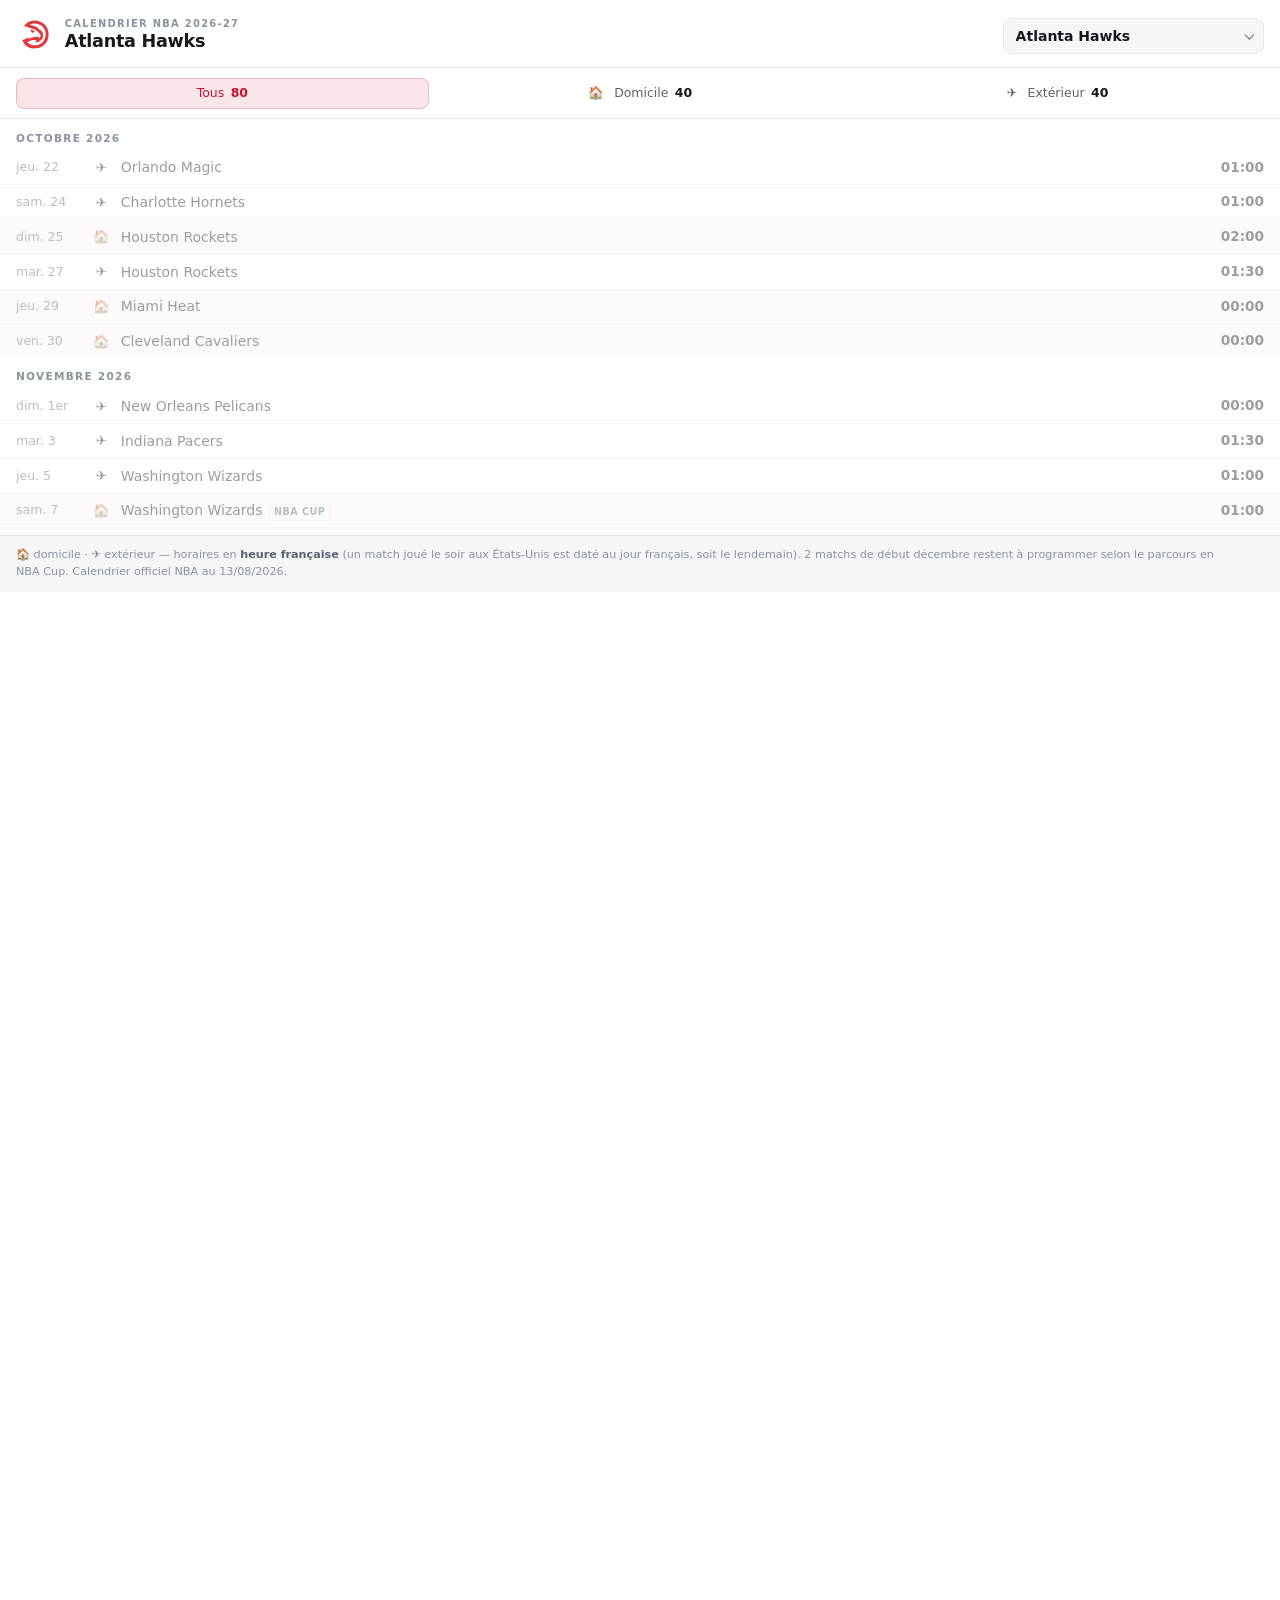
<file: index.html>
<!DOCTYPE html>
<html lang="fr">
<head>
<meta charset="utf-8">
<meta name="viewport" content="width=device-width,initial-scale=1">
<meta name="robots" content="noindex,follow">
<title>Calendrier NBA 2026-27 &middot; BasketUSA</title>
</head>
<body>
<style>
.busa-nba{
  /* palette claire : neutres legerement froids, pour ne pas se battre
     avec les 30 couleurs de franchise qui servent d'accent */
  --bn-ground:#ffffff; --bn-surface:#f4f6f8; --bn-line:#e4e8ed;
  --bn-ink:#15181d; --bn-ink2:#5b636f; --bn-ink3:#8b939f;
  --bn-team:#15181d; --bn-team-rgb:21,24,29;
  /* les logos NBA sont dessines pour un fond clair : sur fond sombre on les
     pose sur une pastille claire, sinon les marques monochromes disparaissent */
  --bn-crest-bg:none; --bn-crest-pad:0;

  max-width:640px; margin:0 auto; background:var(--bn-ground); color:var(--bn-ink);
  border:1px solid var(--bn-line); border-radius:14px; overflow:hidden;
  font-family:ui-sans-serif,system-ui,-apple-system,"Segoe UI",Roboto,
    "Helvetica Neue",Arial,sans-serif;
  font-size:16px; line-height:1.45; text-align:left;
  -webkit-font-smoothing:antialiased;
}
.busa-nba *,.busa-nba *::before,.busa-nba *::after{box-sizing:border-box;}
.busa-nba p,.busa-nba h2,.busa-nba h3,.busa-nba ol,.busa-nba li{margin:0;padding:0;}
.busa-nba ol{list-style:none;}

@media (prefers-color-scheme:dark){
  :root:not([data-theme="light"]) .busa-nba:not([data-busa-theme="light"]){
    --bn-ground:#101317; --bn-surface:#191d23; --bn-line:#272c34;
    --bn-ink:#e9ecf0; --bn-ink2:#9ba3af; --bn-ink3:#6e7683;
    --bn-crest-bg:#eef1f5; --bn-crest-pad:.26rem;
  }
}
:root[data-theme="dark"] .busa-nba:not([data-busa-theme="light"]){
  --bn-ground:#101317; --bn-surface:#191d23; --bn-line:#272c34;
  --bn-ink:#e9ecf0; --bn-ink2:#9ba3af; --bn-ink3:#6e7683;
  --bn-crest-bg:#eef1f5; --bn-crest-pad:.26rem;
}

/* --- en-tete --- */
.busa-nba .bn-head{
  display:flex; flex-wrap:wrap; gap:.75rem 1rem; align-items:flex-end;
  justify-content:space-between; padding:.95rem 1rem .85rem;
  border-bottom:1px solid var(--bn-line);
}
.busa-nba .bn-id{display:flex; align-items:center; gap:.65rem; min-width:0;}
.busa-nba .bn-idtxt{min-width:0;}
.busa-nba .bn-eyebrow{
  font-size:.62rem; font-weight:600; letter-spacing:.13em; text-transform:uppercase;
  color:var(--bn-ink3);
}
.busa-nba .bn-season{
  font-size:1.1rem; font-weight:650; letter-spacing:-.015em; line-height:1.2;
  color:var(--bn-ink);
}
/* ecusson : logo fourni par le site, sinon monogramme aux couleurs du club */
.busa-nba .bn-crest{
  flex:none; display:grid; place-items:center;
  width:2.4rem; height:2.4rem; border-radius:50%;
  background:rgba(var(--bn-team-rgb),.11);
  box-shadow:inset 0 0 0 1px rgba(var(--bn-team-rgb),.22);
  font-size:.62rem; font-weight:750; letter-spacing:.02em;
  color:var(--bn-team); overflow:hidden;
}
.busa-nba .bn-crest img{
  width:100%; height:100%; object-fit:contain; display:block;
}
.busa-nba .bn-crest.has-logo{
  background:var(--bn-crest-bg,none); box-shadow:none; padding:var(--bn-crest-pad,0);
}
/* logos servis uniquement en blanc : pastille foncee dans les deux themes */
.busa-nba .bn-crest.has-logo.chip-dark{background:#15181d; padding:.26rem;}
.busa-nba .bn-pick{position:relative; display:block;}
.busa-nba .bn-pick::after{
  content:""; position:absolute; right:.7rem; top:50%; width:.42rem; height:.42rem;
  border-right:1.6px solid var(--bn-ink2); border-bottom:1.6px solid var(--bn-ink2);
  transform:translateY(-70%) rotate(45deg); pointer-events:none;
}
.busa-nba select{
  -webkit-appearance:none; appearance:none;
  font:inherit; font-size:.875rem; font-weight:550; color:var(--bn-ink);
  background:var(--bn-surface); border:1px solid var(--bn-line); border-radius:9px;
  padding:.42rem 1.9rem .42rem .7rem; min-width:12.5rem; max-width:100%; cursor:pointer;
}
.busa-nba select:focus-visible{outline:2px solid var(--bn-team); outline-offset:2px;}

/* --- filtres (portent aussi les compteurs : pas de ligne de stats en plus) --- */
.busa-nba .bn-filters{
  display:grid; grid-template-columns:repeat(3,1fr); gap:.3rem;
  padding:.6rem 1rem; border-bottom:1px solid var(--bn-line);
}
.busa-nba .bn-filters button{
  display:flex; align-items:baseline; justify-content:center; gap:.4rem;
  font:inherit; font-size:.78rem; color:var(--bn-ink2);
  background:transparent; border:1px solid transparent; border-radius:8px;
  padding:.34rem .3rem; cursor:pointer; transition:background .15s,color .15s;
}
.busa-nba .bn-filters button:hover{background:var(--bn-surface);}
.busa-nba .bn-filters button b{
  font-size:.78rem; font-weight:650; font-variant-numeric:tabular-nums;
  color:var(--bn-ink);
}
.busa-nba .bn-filters button[aria-pressed="true"]{
  background:rgba(var(--bn-team-rgb),.1); color:var(--bn-team);
  border-color:rgba(var(--bn-team-rgb),.22);
}
.busa-nba .bn-filters button[aria-pressed="true"] b{color:var(--bn-team);}
.busa-nba .bn-filters button:focus-visible{outline:2px solid var(--bn-team); outline-offset:1px;}

/* --- liste --- */
.busa-nba .bn-list{
  max-height:min(60vh,32rem); overflow-y:auto; overscroll-behavior:contain;
  scrollbar-width:thin; scrollbar-color:var(--bn-line) transparent;
}
.busa-nba .bn-list::-webkit-scrollbar{width:8px;}
.busa-nba .bn-list::-webkit-scrollbar-thumb{
  background:var(--bn-line); border-radius:4px;
}
.busa-nba .bn-month{
  position:sticky; top:0; z-index:1; background:var(--bn-ground);
  padding:.7rem 1rem .3rem;
}
.busa-nba .bn-month h3{
  font-size:.66rem; font-weight:650; letter-spacing:.12em; text-transform:uppercase;
  color:var(--bn-ink3);
}
.busa-nba .bn-g{
  display:grid; grid-template-columns:4.1rem 1.35rem 1fr auto;
  align-items:center; gap:.55rem;
  padding:.42rem 1rem; border-top:1px solid var(--bn-line);
}
.busa-nba .bn-month + .bn-g{border-top:0;}
.busa-nba .bn-date{
  font-size:.78rem; color:var(--bn-ink2); font-variant-numeric:tabular-nums;
  white-space:nowrap;
}
.busa-nba .bn-ico{font-size:.82rem; line-height:1; text-align:center;}
.busa-nba .bn-opp{
  display:flex; align-items:baseline; gap:.35rem; min-width:0;
  font-size:.875rem; font-weight:500; color:var(--bn-ink);
}
.busa-nba .bn-name{min-width:0; overflow:hidden; text-overflow:ellipsis; white-space:nowrap;}
.busa-nba .bn-short{display:none;}
.busa-nba .bn-time{
  font-size:.85rem; font-weight:600; color:var(--bn-ink);
  font-variant-numeric:tabular-nums;
}
.busa-nba .bn-g.is-home{background:rgba(var(--bn-team-rgb),.045);}
.busa-nba .bn-g.is-past{opacity:.42;}
.busa-nba .bn-g.is-next .bn-date{color:var(--bn-team); font-weight:650;}
.busa-nba .bn-g.is-next .bn-time{color:var(--bn-team);}

.busa-nba .bn-tag{
  flex:none; padding:.03rem .3rem;
  font-size:.6rem; font-weight:650; letter-spacing:.05em; text-transform:uppercase;
  color:var(--bn-ink2); background:var(--bn-surface);
  border:1px solid var(--bn-line); border-radius:4px;
}
.busa-nba .bn-empty{padding:2rem 1rem; text-align:center; color:var(--bn-ink3); font-size:.85rem;}

/* --- note de bas de widget --- */
.busa-nba .bn-note{
  padding:.65rem 1rem .75rem; border-top:1px solid var(--bn-line);
  background:var(--bn-surface);
  font-size:.7rem; line-height:1.5; color:var(--bn-ink3);
}
.busa-nba .bn-note b{color:var(--bn-ink2); font-weight:600;}

.busa-nba .bn-sr{
  position:absolute; width:1px; height:1px; padding:0; margin:-1px;
  overflow:hidden; clip:rect(0 0 0 0); white-space:nowrap; border:0;
}

/* mobile : on masque le mot du filtre mais jamais son emoji, et on bascule
   sur le surnom de la franchise pour eviter les noms tronques */
@media (max-width:430px){
  .busa-nba .bn-filters button .bn-lbl{display:none;}
  .busa-nba .bn-g{grid-template-columns:3.6rem 1.2rem 1fr auto; gap:.4rem;}
  .busa-nba .bn-opp{font-size:.85rem;}
  .busa-nba .bn-full{display:none;}
  .busa-nba .bn-short{display:inline;}
}
@media (prefers-reduced-motion:reduce){
  .busa-nba *{transition:none !important;}
}
</style>

<div class="busa-nba" id="busaNba">
  <div class="bn-head">
    <div class="bn-id">
      <span class="bn-crest" id="bnCrest" aria-hidden="true"></span>
      <div class="bn-idtxt">
        <p class="bn-eyebrow">Calendrier NBA 2026-27</p>
        <h2 class="bn-season" id="bnName">&nbsp;</h2>
      </div>
    </div>
    <label class="bn-pick">
      <span class="bn-sr">Choisir une franchise</span>
      <select id="bnTeam"></select>
    </label>
  </div>

  <div class="bn-filters" role="group" aria-label="Filtrer les matchs">
    <button type="button" data-f="all" aria-pressed="true">Tous<b id="bnNa">0</b></button>
    <button type="button" data-f="home" aria-pressed="false">&#127968;<span class="bn-lbl">&nbsp;Domicile</span><b id="bnNh">0</b></button>
    <button type="button" data-f="away" aria-pressed="false">&#9992;&#65039;<span class="bn-lbl">&nbsp;Ext&eacute;rieur</span><b id="bnNe">0</b></button>
  </div>

  <div class="bn-list" id="bnList"></div>

  <p class="bn-note">
    &#127968; domicile &middot; &#9992;&#65039; ext&eacute;rieur &mdash;
    horaires en <b>heure fran&ccedil;aise</b> (un match jou&eacute; le soir aux
    &Eacute;tats-Unis est dat&eacute; au jour fran&ccedil;ais, soit le lendemain).
    2&nbsp;matchs de d&eacute;but d&eacute;cembre restent &agrave; programmer selon le
    parcours en NBA&nbsp;Cup. Calendrier officiel NBA au 13/08/2026.
  </p>
</div>

<script>
(function(){
  var TEAMS=[["ATL","Atlanta Hawks","Hawks","E","#C8102E","200,16,46","#FF6B6E","255,107,110","logos/ATL.svg",0],["BKN","Brooklyn Nets","Nets","E","#1A1A1A","26,26,26","#E8EAED","232,234,237","logos/BKN.svg",1],["BOS","Boston Celtics","Celtics","E","#007A33","0,122,51","#3FCB78","63,203,120","logos/BOS.svg",0],["CHA","Charlotte Hornets","Hornets","E","#1D1160","29,17,96","#3FC7D8","63,199,216","logos/CHA.svg",0],["CHI","Chicago Bulls","Bulls","E","#CE1141","206,17,65","#FF5F79","255,95,121","logos/CHI.svg",0],["CLE","Cleveland Cavaliers","Cavaliers","E","#860038","134,0,56","#FDBB30","253,187,48","logos/CLE.svg",0],["DAL","Dallas Mavericks","Mavericks","O","#00538C","0,83,140","#5AA9E8","90,169,232","logos/DAL.svg",0],["DEN","Denver Nuggets","Nuggets","O","#0E2240","14,34,64","#FEC524","254,197,36","logos/DEN.svg",0],["DET","Detroit Pistons","Pistons","E","#C8102E","200,16,46","#FF6B7E","255,107,126","logos/DET.svg",0],["GSW","Golden State Warriors","Warriors","O","#1D428A","29,66,138","#FFC72C","255,199,44","logos/GSW.svg",0],["HOU","Houston Rockets","Rockets","O","#CE1141","206,17,65","#FF5F79","255,95,121","logos/HOU.svg",0],["IND","Indiana Pacers","Pacers","E","#002D62","0,45,98","#FDBB30","253,187,48","logos/IND.svg",0],["LAC","Los Angeles Clippers","Clippers","O","#C8102E","200,16,46","#FF6B7E","255,107,126","logos/LAC.svg",0],["LAL","Los Angeles Lakers","Lakers","O","#552583","85,37,131","#FDB927","253,185,39","logos/LAL.svg",0],["MEM","Memphis Grizzlies","Grizzlies","O","#4C6BA5","76,107,165","#8FAEE0","143,174,224","logos/MEM.svg",0],["MIA","Miami Heat","Heat","E","#98002E","152,0,46","#F9A01B","249,160,27","logos/MIA.svg",0],["MIL","Milwaukee Bucks","Bucks","E","#00471B","0,71,27","#4FBF6E","79,191,110","logos/MIL.svg",0],["MIN","Minnesota Timberwolves","Timberwolves","O","#0C2340","12,35,64","#8FD44A","143,212,74","logos/MIN.svg",0],["NOP","New Orleans Pelicans","Pelicans","O","#0C2340","12,35,64","#D4B876","212,184,118","logos/NOP.svg",0],["NYK","New York Knicks","Knicks","E","#0057A8","0,87,168","#F58426","245,132,38","logos/NYK.svg",0],["OKC","Oklahoma City Thunder","Thunder","O","#007AC1","0,122,193","#4FB0E8","79,176,232","logos/OKC.svg",0],["ORL","Orlando Magic","Magic","E","#0077C0","0,119,192","#4FB0E8","79,176,232","logos/ORL.svg",0],["PHI","Philadelphia 76ers","76ers","E","#0057A8","0,87,168","#5AA9E8","90,169,232","logos/PHI.svg",0],["PHX","Phoenix Suns","Suns","O","#1D1160","29,17,96","#F07C2E","240,124,46","logos/PHX.svg",0],["POR","Portland Trail Blazers","Trail Blazers","O","#C8102E","200,16,46","#FF6B6E","255,107,110","logos/POR.svg",0],["SAC","Sacramento Kings","Kings","O","#5A2D81","90,45,129","#A97FD8","169,127,216","logos/SAC.svg",0],["SAS","San Antonio Spurs","Spurs","O","#2A2E33","42,46,51","#C4CED4","196,206,212","logos/SAS.svg",0],["TOR","Toronto Raptors","Raptors","E","#CE1141","206,17,65","#FF5F79","255,95,121","logos/TOR.svg",0],["UTA","Utah Jazz","Jazz","O","#002B5C","0,43,92","#F9A01B","249,160,27","logos/UTA.svg",0],["WAS","Washington Wizards","Wizards","E","#002B5C","0,43,92","#F05A72","240,90,114","logos/WAS.svg",0]], SCHED={"ATL":[[21,1,21,60],[3,1,23,60],[10,0,24,120],[10,1,26,90],[15,0,28,0],[5,0,29,0],[18,1,31,0],[11,1,33,90],[29,1,35,60],[29,2,37,60],[1,0,38,90],[13,0,40,60],[4,3,44,120],[16,1,46,120],[20,1,49,120],[3,2,51,60],[8,0,52,1290],[2,3,58,120],[19,1,60,0],[15,1,62,90],[11,0,64,60],[24,1,73,240],[23,1,75,180],[7,1,78,180],[21,0,80,60],[20,0,81,60],[8,0,84,60],[3,0,86,1290],[26,1,88,60],[4,0,90,60],[16,0,91,1260],[6,0,94,90],[22,1,96,60],[3,1,97,60],[11,0,99,60],[26,0,101,1260],[29,1,103,60],[5,0,105,60],[9,0,107,60],[22,0,109,1230],[24,0,112,60],[19,0,114,60],[15,1,115,120],[8,1,118,60],[19,1,120,60],[16,1,122,120],[29,0,124,60],[11,1,126,60],[2,0,128,60],[7,0,129,1260],[15,0,131,60],[18,0,133,60],[23,0,135,60],[25,0,136,1140],[27,0,139,120],[1,1,140,90],[4,1,148,120],[27,1,149,90],[21,1,150,1350],[4,0,154,60],[14,0,155,90],[5,1,156,1410],[14,1,159,120],[17,1,161,210],[1,0,162,120],[21,0,163,1260],[6,1,166,150],[28,1,168,120],[13,1,170,180],[12,1,171,210],[9,1,173,180],[25,1,175,180],[28,0,178,0],[17,0,180,60],[12,0,182,60],[27,1,184,150],[22,1,185,1140],[19,0,188,120],[2,0,191,60],[5,1,193,0]],"BKN":[[3,0,21,90],[5,1,24,90],[11,0,24,1380],[2,1,27,30],[8,2,30,30],[11,1,31,1380],[19,1,33,90],[3,0,35,90],[0,1,38,90],[6,1,39,90],[18,1,42,120],[14,1,45,120],[22,0,47,90],[4,0,49,90],[21,2,51,90],[17,1,54,90],[16,3,56,120],[27,3,58,90],[3,1,59,0],[20,0,61,90],[20,1,63,120],[2,0,73,1260],[8,1,75,60],[6,0,77,90],[21,0,79,90],[29,0,80,1260],[24,0,82,90],[26,0,84,90],[18,0,87,0],[19,1,88,0],[24,1,90,240],[25,1,92,0],[9,1,94,150],[28,1,96,180],[28,0,98,90],[15,0,99,90],[10,0,101,0],[11,1,103,60],[15,1,104,90],[22,1,106,60],[2,1,108,60],[4,0,112,60],[5,0,113,90],[27,0,115,0],[15,0,117,90],[23,0,119,90],[12,0,121,90],[21,1,123,0],[19,0,124,90],[13,0,127,90],[29,0,129,0],[22,1,131,60],[17,0,132,90],[29,1,135,60],[15,1,136,1140],[0,0,140,90],[22,0,148,90],[4,1,150,120],[7,1,152,180],[23,1,154,180],[12,1,155,270],[13,1,158,270],[16,0,160,90],[0,1,162,120],[8,1,163,1260],[11,0,166,30],[10,1,168,90],[26,1,169,60],[25,0,171,1200],[2,0,174,30],[7,0,176,30],[14,0,178,1260],[9,0,180,90],[5,0,182,90],[19,0,184,90],[16,1,185,1200],[5,1,187,60],[27,1,189,90],[3,1,191,60],[27,0,193,0]],"BOS":[[8,1,19,1260],[19,0,23,60],[4,0,26,30],[1,0,27,30],[4,2,30,30],[21,1,31,1290],[10,1,33,150],[16,0,35,90],[3,3,37,60],[16,1,39,120],[22,1,41,120],[27,1,42,60],[6,0,46,0],[21,0,47,60],[7,1,49,180],[25,1,52,240],[9,1,53,150],[29,3,55,120],[0,2,58,120],[26,1,59,1320],[6,1,61,120],[3,0,63,90],[1,1,73,1260],[29,0,75,90],[29,0,77,60],[28,0,79,90],[8,0,81,120],[24,0,84,90],[15,0,85,1230],[5,0,89,120],[4,1,91,120],[28,1,93,210],[24,1,94,240],[23,1,96,180],[13,1,99,240],[12,1,101,270],[10,0,103,90],[19,0,105,60],[1,0,108,60],[29,1,109,1260],[11,0,112,90],[22,0,113,90],[3,0,115,60],[27,0,117,60],[12,0,119,90],[23,0,121,90],[27,1,123,0],[13,0,125,120],[3,1,127,90],[0,1,128,60],[22,1,130,60],[7,0,132,90],[9,0,133,90],[17,0,135,120],[27,0,136,1140],[20,1,140,210],[14,1,141,120],[5,0,149,90],[17,1,151,60],[11,1,153,60],[8,1,156,60],[22,0,157,1140],[4,1,160,120],[14,0,162,90],[20,0,163,90],[19,1,164,1020],[25,0,167,30],[21,0,169,30],[18,0,171,1200],[1,1,174,30],[26,0,175,30],[15,1,178,60],[18,1,179,60],[11,1,181,120],[5,1,183,60],[15,0,184,90],[19,1,186,90],[21,1,189,60],[0,1,191,60],[16,0,193,0]],"CHA":[[1,1,21,90],[0,0,23,60],[15,0,24,0],[29,0,26,0],[8,1,28,0],[29,3,30,0],[22,0,30,1380],[8,0,33,90],[1,1,35,90],[2,2,37,60],[5,0,40,60],[23,1,43,180],[12,1,45,1350],[13,1,48,240],[0,3,51,60],[14,0,54,60],[4,2,56,60],[1,0,59,0],[29,0,61,60],[2,1,63,90],[29,1,73,60],[27,0,75,60],[12,0,77,60],[20,0,79,60],[24,0,80,0],[22,0,82,60],[21,1,84,60],[0,1,86,1290],[15,1,88,0],[21,0,90,60],[26,0,91,1140],[5,0,93,1140],[16,1,94,1410],[0,0,97,60],[7,0,99,60],[24,1,101,240],[25,1,102,180],[9,1,105,240],[28,1,106,180],[7,1,108,180],[6,1,111,120],[10,0,114,60],[2,1,115,60],[21,0,117,60],[26,1,119,120],[17,1,121,210],[13,0,123,60],[15,1,125,90],[2,0,127,90],[9,0,128,60],[27,1,130,0],[19,1,132,90],[16,0,134,60],[6,0,135,1260],[17,0,137,1080],[27,0,140,60],[21,1,148,60],[10,1,149,150],[25,0,151,60],[22,1,154,60],[4,1,156,1380],[11,1,159,60],[18,0,161,60],[11,0,162,60],[23,0,164,0],[20,1,167,60],[18,1,169,60],[8,1,171,60],[14,1,173,60],[8,0,175,0],[19,0,177,0],[28,0,179,0],[15,0,181,60],[19,1,183,90],[16,1,184,120],[5,1,185,1260],[11,0,188,60],[4,1,189,120],[1,0,191,60],[22,1,193,0]],"CHI":[[27,1,21,90],[16,1,23,120],[29,0,24,120],[2,1,26,30],[19,0,28,60],[2,3,30,30],[22,1,33,90],[19,1,35,90],[22,0,38,1290],[26,0,42,120],[0,2,44,120],[17,1,45,120],[5,1,47,60],[1,1,49,90],[29,2,51,120],[7,0,53,60],[5,0,54,120],[3,3,56,60],[11,0,59,120],[19,0,62,120],[5,0,64,120],[10,0,74,0],[15,0,75,120],[28,0,77,120],[26,1,79,120],[6,1,80,120],[15,1,82,90],[15,1,84,90],[8,0,87,120],[0,1,90,60],[2,0,91,120],[13,0,94,120],[11,1,96,60],[16,0,97,120],[25,1,99,240],[9,1,101,150],[23,1,102,60],[28,1,104,180],[17,0,106,120],[27,0,108,1290],[27,1,111,60],[1,1,112,60],[22,0,114,1380],[6,0,117,120],[11,1,118,60],[21,1,120,60],[20,1,123,0],[8,1,125,60],[20,0,127,120],[18,0,129,120],[29,1,131,60],[9,0,132,120],[7,1,134,180],[24,1,136,1290],[13,1,139,240],[12,1,140,270],[0,0,148,120],[1,0,150,120],[8,1,152,60],[0,1,154,60],[3,0,156,1380],[24,0,157,1380],[2,0,160,120],[23,0,162,120],[14,0,164,120],[21,0,166,60],[22,1,168,0],[5,1,171,30],[25,0,173,60],[21,0,175,60],[14,1,176,60],[12,0,178,60],[11,0,180,120],[29,1,182,60],[8,0,184,120],[10,1,185,1320],[16,1,188,120],[3,0,189,120],[16,0,191,120],[18,1,193,0]],"CLE":[[22,1,22,60],[1,0,24,90],[17,0,26,0],[29,0,28,0],[0,1,29,0],[16,1,31,60],[20,0,33,60],[20,1,35,120],[22,2,37,90],[19,0,38,120],[3,1,40,60],[19,1,42,60],[15,3,44,120],[6,0,45,90],[4,0,47,60],[14,0,49,60],[11,2,51,90],[4,1,54,120],[19,3,56,90],[15,0,60,0],[11,0,62,60],[4,1,64,120],[9,0,73,120],[26,0,76,120],[21,1,77,60],[8,1,79,90],[28,0,81,0],[19,0,82,60],[29,1,84,60],[29,0,88,0],[2,1,89,120],[12,0,91,1260],[3,1,93,1140],[10,1,95,60],[27,0,97,60],[21,1,99,60],[7,0,100,1380],[17,1,103,120],[0,1,105,60],[16,1,107,120],[14,1,108,120],[8,0,109,1080],[1,1,113,90],[6,1,115,120],[18,1,117,120],[8,0,119,60],[27,1,121,60],[18,0,122,90],[28,1,124,180],[23,1,126,180],[24,1,127,240],[21,0,129,90],[27,0,132,60],[11,1,133,60],[27,1,135,90],[23,0,136,1140],[16,0,139,60],[16,0,140,60],[25,0,148,60],[2,1,149,90],[22,0,152,60],[24,0,155,60],[0,0,156,1410],[8,1,160,120],[12,1,162,270],[13,1,163,240],[25,1,164,1380],[9,1,167,180],[7,1,169,120],[4,0,171,30],[10,0,173,0],[13,0,176,0],[15,0,180,60],[1,1,182,90],[2,0,183,60],[3,0,185,1260],[1,0,187,60],[26,1,189,90],[11,1,191,60],[0,0,193,0]],"DAL":[[10,1,21,150],[11,1,23,60],[26,0,24,120],[15,1,26,30],[20,0,28,150],[10,2,30,60],[25,0,33,120],[26,1,35,210],[28,2,37,120],[1,0,39,90],[11,0,40,120],[17,1,43,120],[5,1,45,90],[2,1,46,0],[9,0,49,210],[12,0,52,120],[28,1,53,60],[7,3,55,240],[23,3,58,180],[2,0,61,120],[21,0,63,120],[16,0,75,120],[1,1,77,90],[22,1,78,60],[4,0,80,120],[9,1,83,270],[25,1,84,240],[23,0,87,120],[15,0,90,120],[10,1,93,150],[0,1,94,90],[18,1,96,120],[24,0,99,120],[23,0,100,210],[14,1,102,0],[14,1,104,120],[8,1,106,60],[19,1,108,90],[20,0,110,120],[3,0,111,120],[18,1,114,120],[5,0,115,120],[4,1,117,120],[27,1,119,90],[8,0,121,120],[10,0,123,150],[27,0,125,120],[7,1,127,240],[28,0,128,1260],[12,0,129,1350],[26,0,132,120],[24,0,134,120],[3,1,135,1260],[22,0,137,1230],[21,1,140,60],[9,1,148,240],[24,1,149,240],[13,0,150,1290],[9,0,153,120],[19,0,155,210],[20,1,159,210],[14,0,160,120],[29,0,162,120],[18,0,164,120],[0,0,166,150],[20,1,168,30],[26,1,170,60],[13,1,172,180],[12,1,173,210],[17,1,175,60],[18,0,177,60],[29,1,179,0],[16,1,180,120],[7,0,182,210],[25,0,184,120],[17,0,185,1260],[13,1,188,240],[24,1,189,240],[25,1,191,240],[14,0,193,150]],"DEN":[[20,1,22,210],[18,0,24,120],[9,0,26,180],[18,1,28,60],[23,3,30,180],[24,0,33,180],[27,0,35,180],[11,13,37,1380],[10,3,40,150],[14,1,42,120],[18,1,45,60],[23,0,47,180],[2,0,49,180],[10,0,51,240],[4,1,53,60],[6,2,55,240],[28,3,58,210],[27,1,60,0],[8,1,61,60],[22,1,63,60],[28,1,73,210],[24,1,76,300],[0,0,78,180],[13,0,80,180],[12,1,82,270],[13,1,84,240],[9,1,86,270],[11,0,88,120],[17,0,89,270],[17,1,91,1320],[19,0,93,1380],[8,0,94,1380],[23,0,97,240],[3,1,99,60],[5,1,100,1380],[19,1,103,90],[16,1,104,120],[14,0,106,180],[3,0,108,180],[21,0,109,120],[28,0,111,240],[29,0,113,180],[16,0,115,180],[25,0,117,210],[17,1,119,210],[20,1,121,1260],[24,0,123,120],[20,0,125,180],[6,0,127,240],[12,0,128,180],[0,1,129,1260],[2,1,132,90],[4,0,134,180],[13,1,135,270],[10,1,136,1200],[28,0,140,180],[13,0,149,240],[26,17,150,1140],[1,0,152,180],[26,0,154,240],[17,0,157,1290],[25,1,159,240],[24,1,161,240],[9,0,163,240],[15,0,165,30],[12,1,167,240],[5,0,169,120],[21,1,171,0],[15,1,171,1380],[29,1,175,0],[1,1,176,30],[22,0,179,240],[25,1,180,240],[6,1,182,210],[23,1,184,240],[14,0,185,1380],[18,0,188,180],[12,0,190,180],[26,1,191,210],[20,0,193,150]],"DET":[[2,0,19,1260],[15,1,23,120],[22,1,25,30],[19,1,27,60],[3,0,28,0],[1,3,30,30],[3,1,33,90],[22,0,35,60],[13,0,39,0],[29,0,40,60],[29,1,43,60],[15,1,45,120],[26,1,48,120],[18,1,49,120],[27,2,51,90],[0,1,52,1290],[21,3,55,60],[16,2,58,90],[21,0,60,0],[7,0,61,60],[14,0,63,60],[11,1,73,1380],[1,0,75,60],[23,0,77,60],[5,0,79,90],[2,1,81,120],[20,1,83,120],[0,1,84,60],[4,1,87,120],[24,0,88,60],[18,0,91,60],[21,0,93,90],[7,1,94,1380],[25,1,97,240],[9,1,99,240],[13,1,100,240],[28,0,102,0],[27,1,104,90],[6,0,106,60],[10,1,108,150],[5,1,109,1080],[11,0,114,90],[17,0,116,0],[0,0,118,60],[5,1,119,60],[6,1,121,120],[25,0,122,1260],[4,0,125,60],[19,0,126,60],[22,1,128,60],[9,0,129,1260],[12,1,132,270],[23,1,133,180],[24,1,135,1290],[28,1,138,180],[19,0,140,60],[15,0,148,60],[20,0,149,1410],[4,0,152,60],[16,1,153,120],[2,0,156,60],[5,0,160,120],[16,0,162,60],[1,0,163,1260],[27,1,164,1320],[11,1,167,60],[16,1,169,60],[3,0,171,60],[17,1,173,150],[3,1,175,0],[10,0,176,0],[26,0,177,1200],[12,0,180,60],[27,0,182,60],[4,1,184,120],[15,0,185,1260],[14,1,188,120],[11,0,189,60],[19,1,191,60],[29,1,193,0]],"GSW":[[13,1,21,240],[14,0,23,240],[23,1,24,180],[7,1,26,180],[17,1,28,60],[13,2,30,180],[12,0,32,150],[23,0,33,240],[15,0,36,240],[21,0,38,150],[18,0,40,240],[10,1,42,210],[26,3,44,210],[18,1,47,120],[6,1,49,210],[14,1,50,120],[2,0,53,150],[25,2,56,240],[24,3,58,210],[12,0,60,150],[28,0,62,300],[5,1,73,120],[14,1,75,120],[11,1,77,60],[27,1,79,90],[16,1,81,120],[6,0,83,270],[12,1,84,270],[7,0,86,270],[17,0,88,150],[23,1,89,180],[10,0,91,240],[1,0,94,150],[19,0,98,240],[8,0,99,240],[4,0,101,150],[25,0,104,300],[3,0,105,240],[0,1,107,60],[15,1,109,0],[21,1,111,60],[13,0,113,240],[16,0,114,240],[20,0,116,150],[24,1,119,240],[28,1,120,180],[26,0,121,1410],[26,0,124,240],[12,1,126,270],[3,1,128,60],[8,1,129,1260],[4,1,132,120],[2,1,133,90],[19,1,136,150],[11,0,138,90],[18,0,140,240],[6,0,148,240],[10,1,152,150],[6,1,153,120],[29,0,155,240],[10,0,158,240],[24,0,160,300],[25,1,161,240],[7,1,163,240],[13,1,165,180],[5,0,167,180],[14,0,168,180],[24,0,170,180],[0,0,173,180],[22,0,175,180],[27,0,176,180],[29,1,178,0],[1,1,180,90],[22,1,182,60],[17,1,184,90],[25,1,186,0],[23,0,188,300],[20,1,190,210],[20,1,191,120],[28,0,193,150]],"HOU":[[6,0,21,150],[26,17,23,210],[0,1,24,120],[0,0,26,90],[16,1,28,60],[6,3,30,60],[20,0,31,90],[2,0,33,150],[17,0,35,150],[23,1,38,180],[7,0,40,150],[9,0,42,210],[28,2,44,150],[29,1,46,60],[15,1,47,90],[11,1,49,60],[7,3,51,240],[12,0,54,150],[23,2,56,150],[22,0,59,150],[13,0,61,90],[27,0,62,150],[4,1,74,0],[19,0,75,150],[16,0,77,150],[14,1,79,120],[27,1,80,1290],[22,1,84,90],[20,0,87,1290],[13,1,90,270],[9,1,91,240],[6,0,93,150],[5,0,95,60],[17,0,97,120],[14,0,99,150],[1,1,101,0],[2,1,103,90],[20,1,105,210],[29,0,107,150],[8,0,108,150],[14,1,110,90],[17,1,112,120],[3,1,114,60],[21,1,116,0],[26,1,118,120],[18,0,119,150],[21,0,121,150],[6,1,123,150],[28,0,126,210],[23,1,128,180],[25,1,130,270],[28,1,132,240],[25,0,134,150],[18,1,135,120],[7,0,136,1200],[12,1,139,300],[13,1,141,240],[3,0,149,150],[15,0,151,210],[9,0,152,150],[18,0,154,150],[26,0,156,210],[9,1,158,240],[12,1,159,270],[28,1,161,180],[11,0,163,1410],[26,0,167,90],[1,0,168,90],[18,1,170,60],[5,1,173,0],[19,1,175,30],[8,1,176,0],[13,0,178,1260],[24,1,181,300],[24,1,182,240],[14,0,184,150],[4,0,185,1320],[25,0,189,150],[24,0,191,150],[17,1,193,150]],"IND":[[18,1,21,120],[6,0,23,60],[1,1,24,1380],[16,1,26,60],[22,0,28,0],[15,3,30,60],[1,0,31,1380],[0,0,33,90],[14,1,35,120],[7,12,37,1380],[6,1,40,120],[29,0,42,60],[19,2,44,60],[22,1,45,1140],[10,0,49,60],[5,3,51,90],[19,1,53,120],[20,0,54,90],[22,2,58,90],[4,1,59,120],[5,1,62,60],[0,1,64,60],[8,0,73,1380],[9,0,77,60],[24,0,78,60],[12,1,81,240],[13,1,82,240],[23,1,84,180],[28,1,86,1380],[7,1,88,120],[12,0,90,60],[21,0,91,1260],[17,0,94,60],[4,0,96,60],[26,1,98,120],[0,1,99,60],[16,0,101,60],[1,0,103,60],[16,0,105,60],[23,0,107,60],[29,1,108,1140],[22,1,111,60],[2,1,112,90],[8,1,114,90],[4,0,118,60],[13,0,120,60],[29,0,122,60],[15,0,124,90],[0,0,126,60],[20,1,128,210],[18,0,131,60],[5,0,133,60],[28,0,134,60],[25,0,135,1200],[9,1,138,90],[25,1,140,240],[24,1,141,240],[17,1,149,120],[27,0,150,1320],[2,0,153,60],[21,1,155,60],[15,1,156,1260],[3,0,159,60],[3,1,162,60],[10,1,163,1410],[1,1,166,30],[8,0,167,60],[27,0,169,0],[16,1,171,60],[21,1,173,0],[14,0,175,0],[26,0,176,0],[4,1,180,120],[2,0,181,120],[21,0,183,60],[27,1,185,1290],[3,1,188,60],[8,1,189,60],[5,0,191,60],[19,1,193,0]],"LAC":[[25,0,21,270],[13,1,23,240],[20,1,25,0],[13,0,28,210],[17,3,30,60],[9,1,32,150],[27,0,33,240],[15,0,35,270],[18,0,39,180],[23,1,41,180],[20,2,44,270],[3,0,45,1350],[28,0,48,300],[26,1,50,120],[6,1,52,120],[10,1,54,150],[14,3,56,120],[18,2,58,210],[9,1,60,150],[23,1,62,180],[17,0,63,270],[26,1,74,60],[3,1,77,60],[15,1,79,60],[11,0,81,240],[7,0,82,270],[9,0,84,270],[14,0,87,270],[22,0,88,180],[11,1,90,60],[5,1,91,1260],[27,1,93,90],[29,1,95,60],[21,1,97,60],[16,1,99,120],[2,0,101,270],[13,0,103,240],[25,1,106,240],[21,0,107,270],[23,0,110,270],[28,1,112,180],[29,0,114,270],[19,1,116,60],[22,1,117,60],[2,1,119,90],[1,1,121,90],[26,0,125,270],[9,0,126,270],[7,1,128,180],[6,1,129,1350],[8,0,132,270],[13,1,133,240],[14,1,135,120],[18,1,136,1200],[10,0,139,300],[4,0,140,270],[28,0,148,270],[24,0,151,270],[24,1,153,300],[1,0,155,270],[25,1,157,240],[10,0,159,270],[19,0,161,270],[5,0,162,270],[24,1,164,270],[7,0,167,240],[14,0,169,210],[0,0,171,210],[6,0,173,210],[16,0,175,210],[20,1,177,60],[4,1,178,60],[8,1,180,60],[0,1,182,60],[26,0,184,270],[23,0,185,1350],[17,0,188,270],[7,1,190,180],[28,1,191,210],[25,0,193,150]],"LAL":[[9,0,21,240],[12,0,23,240],[28,1,24,1320],[24,0,27,240],[12,1,28,210],[9,3,30,180],[27,0,32,180],[15,0,33,240],[25,1,35,240],[24,2,37,240],[8,1,39,0],[0,1,40,60],[16,1,42,120],[23,1,45,1320],[3,0,48,240],[28,0,49,240],[25,2,51,240],[28,0,54,240],[26,3,58,210],[14,1,59,1320],[10,1,61,90],[18,1,63,120],[18,0,75,240],[17,1,77,210],[17,1,79,120],[7,1,80,180],[11,0,82,240],[7,0,84,240],[22,0,85,1380],[14,0,88,180],[10,0,90,270],[18,1,92,120],[4,1,94,120],[27,1,95,60],[29,1,97,60],[2,0,99,240],[8,0,100,240],[12,1,103,240],[24,1,105,240],[21,0,106,240],[16,0,109,180],[25,1,111,240],[9,1,113,240],[25,0,114,240],[29,0,115,1320],[20,0,118,300],[11,1,120,60],[19,1,122,150],[3,1,123,60],[2,1,125,120],[1,1,127,90],[26,1,129,150],[23,1,131,210],[12,0,133,240],[7,0,135,270],[4,0,139,240],[10,0,141,240],[7,1,149,240],[6,1,150,1290],[21,1,153,60],[22,1,155,60],[20,0,157,150],[1,0,158,270],[19,0,162,240],[5,0,163,240],[9,0,165,180],[24,1,167,180],[23,0,168,180],[0,0,170,180],[6,0,172,180],[15,1,174,60],[5,1,176,0],[10,1,178,1260],[14,1,181,120],[20,1,183,210],[26,0,186,240],[6,0,188,240],[17,0,189,240],[17,0,191,240],[23,0,193,150]],"MEM":[[28,0,21,120],[9,1,23,240],[25,1,25,120],[28,1,26,120],[24,1,29,180],[25,0,31,60],[18,0,33,120],[11,0,35,120],[20,2,37,120],[27,1,40,90],[7,0,42,120],[18,3,44,120],[1,0,45,120],[29,1,47,60],[5,1,49,60],[9,0,50,120],[17,1,52,120],[3,1,54,60],[12,2,56,120],[17,3,58,150],[13,0,59,1320],[22,1,62,60],[8,1,63,60],[16,0,72,1380],[9,0,75,120],[15,0,77,120],[10,0,79,120],[23,0,80,1320],[18,1,82,120],[27,0,84,120],[12,1,87,270],[13,1,88,180],[26,0,90,120],[21,1,95,0],[15,1,97,90],[10,1,99,150],[26,1,100,120],[6,0,102,0],[6,0,104,120],[7,1,106,180],[5,0,108,120],[10,0,110,90],[23,1,112,180],[20,1,114,120],[17,0,117,120],[20,1,120,120],[28,1,122,210],[16,1,124,120],[22,0,126,120],[24,0,128,1410],[24,0,131,120],[21,0,133,120],[12,0,135,120],[19,0,138,120],[26,0,140,120],[2,0,141,120],[26,17,149,120],[25,0,150,120],[19,1,153,90],[0,1,155,90],[18,0,157,120],[0,0,159,120],[6,1,160,120],[2,1,162,90],[4,1,164,120],[23,0,166,60],[9,1,168,180],[12,1,169,210],[20,0,171,60],[3,0,173,60],[11,1,175,0],[4,0,176,60],[1,1,178,1260],[13,0,181,120],[10,1,184,150],[7,1,185,1380],[8,0,188,120],[29,0,189,120],[23,1,191,240],[6,1,193,150]],"MIA":[[17,0,21,90],[8,0,23,120],[3,1,24,0],[6,0,26,30],[0,1,28,0],[11,2,30,60],[13,1,33,240],[12,1,35,270],[9,1,36,240],[25,1,39,180],[28,1,41,180],[5,2,44,120],[8,0,45,120],[10,0,47,90],[16,0,49,60],[20,0,53,0],[22,3,55,1380],[19,3,58,60],[5,1,60,0],[0,0,62,90],[29,0,64,90],[19,0,73,150],[4,1,75,120],[14,1,77,120],[12,0,79,60],[25,0,81,0],[4,0,82,90],[4,0,84,90],[2,1,85,1230],[3,0,88,0],[6,1,90,120],[20,1,92,120],[18,1,94,60],[14,0,97,90],[1,1,99,90],[22,1,100,60],[18,0,102,0],[1,0,104,90],[19,1,106,90],[27,1,107,90],[9,0,109,0],[24,0,111,90],[26,1,112,210],[0,0,115,120],[1,1,117,90],[16,1,120,210],[22,0,121,1110],[11,1,124,90],[3,0,125,90],[16,0,127,90],[17,1,128,1260],[0,1,131,60],[29,1,133,60],[21,1,135,60],[1,0,136,1140],[26,0,137,1380],[29,1,140,60],[8,1,148,60],[10,1,151,210],[27,0,153,90],[27,0,154,90],[11,0,156,1260],[23,0,159,90],[21,0,161,60],[16,1,163,120],[7,1,165,30],[24,1,168,180],[23,1,170,210],[7,0,171,1380],[13,0,174,60],[28,0,176,30],[2,0,178,60],[5,1,180,60],[3,1,181,60],[2,1,184,90],[8,1,185,1260],[21,1,187,60],[22,0,190,60],[29,0,191,120],[21,0,193,0]],"MIL":[[29,1,21,60],[4,0,23,120],[22,1,24,90],[11,0,26,60],[10,0,28,60],[5,0,31,60],[17,1,33,120],[2,1,35,90],[27,2,37,120],[2,0,39,120],[19,1,41,90],[13,0,42,120],[21,3,44,60],[0,0,46,120],[15,1,49,60],[24,0,50,120],[22,1,51,1140],[27,1,54,90],[1,2,56,120],[8,3,58,90],[20,0,59,120],[26,0,61,120],[19,0,63,120],[14,1,72,1380],[6,1,75,120],[10,1,77,150],[23,0,79,120],[9,0,81,120],[26,1,82,120],[17,0,84,120],[21,1,88,0],[20,1,90,120],[0,1,91,1260],[22,0,93,120],[3,0,94,1410],[4,1,97,120],[12,0,99,120],[11,1,101,60],[7,0,104,120],[11,1,105,60],[5,0,107,120],[13,1,109,180],[25,1,112,240],[9,1,114,240],[7,1,115,180],[28,1,118,180],[15,0,120,210],[0,0,122,120],[14,0,124,120],[15,1,127,90],[27,1,129,90],[21,0,131,120],[25,0,132,120],[3,1,134,60],[29,1,136,60],[5,1,139,60],[5,1,140,60],[29,0,148,120],[19,1,151,90],[8,0,153,120],[28,0,154,120],[18,1,156,120],[1,1,160,90],[8,1,162,60],[15,0,163,120],[21,0,167,60],[8,0,169,60],[11,0,171,60],[29,0,173,60],[12,1,175,210],[23,1,177,180],[24,1,178,240],[6,0,180,120],[18,0,182,120],[3,0,184,120],[1,0,185,1200],[4,0,188,120],[19,0,190,120],[4,1,191,120],[2,1,193,0]],"MIN":[[15,1,21,90],[21,1,23,60],[27,0,25,0],[5,1,26,0],[9,0,28,60],[12,2,30,60],[26,1,31,60],[16,0,33,120],[10,1,35,150],[18,3,37,120],[28,0,39,60],[6,0,43,120],[4,0,45,120],[24,0,47,120],[24,0,48,120],[19,0,50,120],[14,0,52,120],[1,0,54,90],[20,3,56,90],[14,2,58,150],[25,1,60,180],[24,1,62,240],[12,1,63,270],[23,1,73,180],[28,1,75,180],[13,0,77,210],[13,0,79,120],[23,0,82,120],[16,1,84,120],[20,0,86,120],[9,1,88,150],[7,1,89,270],[7,0,91,1320],[11,1,94,60],[26,0,95,60],[10,1,97,120],[27,1,99,90],[29,1,100,60],[5,0,103,120],[4,1,106,120],[22,1,107,1110],[19,1,109,1380],[10,0,112,120],[26,1,114,210],[8,1,116,0],[14,1,117,120],[7,0,119,210],[3,0,121,210],[23,0,123,0],[24,1,125,300],[25,1,127,240],[15,0,128,1260],[28,0,129,1290],[1,1,132,90],[2,1,135,120],[3,1,137,1080],[26,0,141,90],[11,0,149,120],[2,0,151,60],[20,1,153,120],[23,1,156,180],[7,1,157,1290],[18,0,159,120],[0,0,161,210],[22,0,164,150],[29,0,165,60],[18,1,167,60],[28,1,169,120],[8,0,173,150],[6,0,175,60],[21,0,177,60],[20,0,179,90],[0,1,180,60],[25,0,182,120],[9,0,184,90],[6,1,185,1260],[12,1,188,270],[13,1,189,240],[13,1,191,240],[10,0,193,150]],"NOP":[[11,0,21,120],[28,1,23,210],[7,1,24,120],[7,0,28,60],[25,0,29,60],[0,0,31,0],[14,1,33,120],[28,0,35,120],[17,2,37,120],[12,1,39,180],[9,1,40,240],[1,0,42,120],[14,2,44,120],[7,0,45,60],[9,0,47,120],[8,0,49,120],[20,3,51,120],[26,1,52,120],[23,0,54,120],[12,3,58,210],[24,1,60,0],[25,1,61,240],[13,0,63,120],[25,1,74,180],[13,1,75,240],[19,0,77,120],[25,0,79,120],[26,0,81,60],[14,0,82,120],[20,0,84,120],[1,1,87,0],[27,1,89,90],[8,1,91,60],[13,0,92,120],[15,0,94,60],[6,0,96,120],[24,0,98,120],[21,0,100,120],[15,1,102,0],[26,5,105,1200],[26,8,108,990],[20,0,112,120],[6,0,114,120],[5,0,117,120],[10,1,119,150],[22,0,120,120],[5,1,122,90],[22,1,124,60],[21,1,125,60],[29,1,127,60],[4,1,129,120],[11,1,131,60],[0,1,133,60],[10,0,135,120],[12,0,136,1200],[24,1,139,240],[9,1,140,240],[23,0,148,120],[23,1,150,180],[28,0,152,120],[10,1,154,150],[16,0,156,120],[14,1,157,120],[17,1,159,120],[3,1,161,60],[27,0,163,120],[6,1,164,120],[17,0,167,60],[3,0,169,60],[10,0,170,60],[2,1,171,1200],[19,1,174,30],[6,1,177,60],[2,0,179,60],[16,1,182,120],[20,1,184,1380],[29,0,187,120],[7,1,188,180],[28,1,190,180],[4,0,193,0]],"NYK":[[22,0,20,60],[2,1,23,60],[21,0,25,0],[8,0,27,60],[4,1,28,60],[22,3,30,30],[1,0,33,90],[4,0,35,90],[5,1,38,120],[16,0,41,90],[5,0,42,60],[11,3,44,60],[27,1,46,0],[27,1,48,90],[17,1,50,120],[24,0,52,90],[11,0,53,120],[5,2,56,90],[15,2,58,60],[0,0,60,0],[4,1,62,120],[16,1,63,120],[15,1,73,150],[10,1,75,150],[18,1,77,120],[29,1,79,60],[5,1,82,60],[28,0,84,90],[26,0,85,1080],[1,0,88,0],[28,1,91,180],[23,1,92,180],[7,1,93,1380],[24,1,96,240],[9,1,98,240],[25,1,100,240],[7,0,103,90],[2,1,105,60],[15,0,106,90],[6,0,108,90],[17,0,109,1380],[27,0,112,90],[0,1,114,60],[12,0,116,60],[23,0,118,90],[0,0,120,60],[13,0,122,150],[1,1,124,90],[8,1,126,60],[27,0,127,90],[20,1,130,210],[3,0,132,90],[22,1,134,60],[9,0,136,150],[14,1,138,120],[8,1,140,60],[20,0,148,90],[22,0,150,150],[16,0,151,90],[14,0,153,90],[6,1,155,210],[26,1,158,90],[12,1,161,270],[13,1,162,240],[2,0,164,1020],[29,1,167,0],[25,0,168,30],[29,0,170,1080],[18,0,174,30],[10,0,175,30],[3,1,177,0],[21,1,178,1110],[21,1,181,120],[3,0,183,90],[1,1,184,90],[2,0,186,90],[0,1,188,120],[16,1,190,120],[8,0,191,60],[11,0,193,0]],"OKC":[[26,1,20,210],[7,0,22,210],[12,0,25,0],[23,0,26,60],[6,1,28,150],[10,1,31,90],[5,1,33,60],[5,0,35,120],[14,3,37,120],[29,0,38,120],[24,1,41,300],[24,1,42,240],[12,3,44,270],[25,1,46,180],[0,0,49,120],[18,2,51,120],[15,1,53,0],[11,1,54,90],[17,2,56,90],[16,1,59,120],[1,1,61,90],[1,0,63,120],[27,0,73,1290],[25,0,77,120],[3,1,79,60],[0,1,81,60],[8,0,83,120],[18,1,84,120],[17,1,86,120],[10,1,87,1290],[16,0,90,120],[15,0,92,120],[28,0,94,120],[25,0,95,120],[22,1,98,90],[29,1,99,60],[21,1,102,0],[10,0,105,210],[28,0,107,120],[24,0,108,1290],[6,1,110,120],[18,1,112,120],[14,0,114,120],[9,1,116,150],[13,1,118,300],[14,0,120,120],[7,0,121,1260],[4,0,123,0],[7,1,125,180],[4,1,127,120],[11,0,128,210],[19,0,130,210],[24,0,132,120],[26,0,134,210],[22,0,135,1410],[21,0,138,120],[2,0,140,210],[19,1,148,90],[8,1,149,1410],[17,0,153,120],[25,1,155,240],[13,1,157,150],[6,0,159,210],[27,1,161,90],[2,1,163,90],[26,0,164,1170],[3,0,167,60],[6,0,168,30],[14,1,171,60],[23,1,174,240],[23,1,175,180],[12,0,177,60],[17,1,179,90],[28,1,181,180],[13,0,183,210],[18,0,184,1380],[28,1,188,180],[9,0,190,210],[9,0,191,120],[7,1,193,150]],"ORL":[[0,0,21,60],[17,0,23,60],[19,1,25,0],[27,1,28,30],[27,3,30,30],[2,0,31,1290],[29,0,33,90],[23,1,36,180],[9,1,38,150],[25,1,41,240],[28,1,42,180],[16,2,44,60],[2,1,47,60],[22,0,49,60],[1,3,51,90],[29,1,53,60],[8,2,55,60],[29,1,58,1380],[8,1,60,0],[6,1,63,120],[22,1,73,90],[22,0,75,60],[5,0,77,60],[1,1,79,90],[0,1,80,60],[25,0,82,60],[3,0,84,60],[27,0,87,60],[16,0,88,0],[3,1,90,60],[11,1,91,1260],[8,1,93,90],[14,0,95,0],[12,0,97,60],[5,0,99,60],[18,1,100,120],[20,0,102,0],[24,1,104,240],[13,1,106,240],[12,1,107,270],[7,1,109,120],[9,0,111,60],[24,0,114,60],[10,0,116,0],[3,1,117,60],[4,0,120,60],[10,1,121,150],[1,0,123,0],[18,0,125,60],[26,1,127,120],[5,1,129,90],[16,1,131,120],[14,1,133,120],[15,0,135,60],[26,0,136,60],[20,1,138,120],[6,0,140,60],[3,0,148,60],[0,0,150,1350],[13,0,153,60],[11,0,155,60],[28,0,156,60],[23,0,160,60],[15,1,161,60],[0,1,163,1260],[4,1,166,60],[16,1,167,60],[2,1,169,30],[7,0,171,0],[11,0,173,0],[4,1,175,60],[17,1,177,60],[19,0,178,1110],[19,0,181,120],[11,1,183,60],[29,0,185,60],[15,0,187,60],[2,0,189,60],[27,0,191,60],[15,1,193,0]],"PHI":[[19,1,20,60],[5,0,22,60],[16,0,24,90],[8,0,25,30],[11,1,28,0],[19,2,30,30],[3,1,30,1380],[4,0,33,90],[8,1,35,60],[5,3,37,90],[4,1,38,1290],[2,0,41,120],[27,0,43,60],[11,0,45,1140],[1,1,47,90],[21,1,49,60],[16,0,51,1140],[24,0,54,60],[15,2,55,1380],[11,3,58,90],[10,1,59,150],[14,0,62,60],[7,0,63,60],[21,0,73,90],[21,1,75,60],[6,0,78,60],[3,1,82,60],[10,0,84,90],[13,1,85,1380],[12,1,88,180],[25,1,90,240],[23,1,91,180],[16,1,93,120],[0,0,96,60],[20,0,98,90],[15,0,100,60],[27,1,102,0],[29,0,104,120],[1,0,106,60],[17,0,107,1110],[0,1,109,1230],[11,0,111,60],[2,1,113,90],[4,1,114,1380],[12,0,117,60],[25,0,119,60],[18,1,120,120],[15,1,121,1110],[18,0,124,60],[14,1,126,120],[8,0,128,60],[2,0,130,60],[1,0,131,60],[19,0,134,60],[20,1,135,1410],[6,1,137,1230],[23,0,140,60],[1,1,148,90],[19,1,150,150],[5,1,152,60],[3,0,154,60],[13,0,155,60],[2,1,157,1140],[28,0,159,60],[26,1,162,90],[17,1,164,150],[27,0,166,0],[4,0,168,0],[29,1,169,0],[26,0,172,30],[28,1,174,120],[9,1,175,180],[24,1,177,180],[7,1,179,240],[9,0,182,60],[29,1,184,60],[0,0,185,1140],[27,1,188,90],[15,1,190,60],[3,0,193,0]],"PHX":[[24,1,21,240],[9,0,24,180],[20,1,26,60],[7,2,30,180],[9,1,33,240],[24,0,35,180],[21,0,36,180],[10,0,38,180],[26,0,40,180],[12,0,41,180],[3,0,43,180],[13,0,45,1320],[7,1,47,180],[25,1,49,240],[28,3,51,210],[18,1,54,120],[10,3,56,150],[6,2,58,180],[28,1,59,1380],[12,0,62,180],[25,0,63,180],[17,0,73,180],[0,0,75,180],[8,1,77,60],[16,1,79,120],[14,1,80,1320],[17,1,82,120],[11,0,84,180],[6,1,87,120],[9,0,89,180],[22,0,91,180],[19,0,92,180],[25,0,94,180],[2,0,96,180],[7,1,97,240],[6,1,100,210],[4,0,102,60],[27,1,105,90],[11,1,107,60],[12,1,110,270],[14,0,112,180],[28,0,114,180],[28,0,115,1320],[19,1,118,90],[1,1,119,90],[2,1,121,90],[17,1,123,0],[5,0,126,180],[10,0,128,180],[25,1,129,240],[13,0,131,210],[8,0,133,180],[0,1,135,60],[5,1,136,1140],[29,1,138,60],[22,1,140,60],[18,1,148,120],[18,0,150,180],[29,0,152,210],[1,0,154,180],[17,0,156,180],[15,1,159,90],[21,1,160,60],[4,1,162,120],[3,1,164,0],[14,1,166,60],[13,1,168,180],[15,0,170,210],[24,0,171,1320],[20,0,174,240],[20,0,175,180],[16,0,177,180],[27,0,179,180],[26,1,180,210],[26,1,182,120],[7,0,184,240],[12,1,185,1350],[9,1,188,300],[14,0,191,240],[13,1,193,150]],"POR":[[23,0,21,240],[25,1,23,240],[13,1,27,240],[14,0,29,180],[28,1,30,1200],[7,1,33,180],[23,1,35,180],[13,3,37,240],[26,0,38,240],[20,0,41,300],[20,0,42,240],[25,3,44,240],[17,1,47,120],[17,1,48,120],[16,1,50,120],[19,1,52,90],[22,1,54,60],[26,2,56,240],[9,2,58,210],[18,0,60,0],[17,0,62,240],[28,0,64,240],[0,0,73,240],[7,0,76,300],[11,1,78,60],[3,1,80,0],[1,1,82,90],[2,1,84,90],[29,1,86,1140],[8,1,88,60],[1,0,90,240],[2,0,94,240],[19,0,96,240],[18,1,98,120],[6,1,99,120],[3,0,101,240],[21,0,104,240],[13,0,105,240],[25,0,107,240],[20,1,108,1290],[15,1,111,90],[0,1,112,60],[21,1,114,60],[26,1,115,1290],[29,0,118,240],[9,0,119,240],[7,1,123,120],[17,0,125,300],[5,0,127,240],[14,1,128,1410],[14,1,131,120],[20,1,132,120],[6,1,134,120],[8,0,135,1290],[4,0,136,1290],[18,0,139,240],[11,0,141,240],[6,0,149,240],[12,1,151,270],[12,0,153,300],[5,1,155,60],[27,1,156,90],[4,1,157,1380],[9,1,160,300],[7,0,161,240],[12,0,164,270],[13,0,167,180],[15,0,168,180],[9,1,170,180],[23,1,171,1320],[27,0,174,180],[22,0,177,180],[16,0,178,240],[10,0,181,300],[10,0,182,240],[28,0,184,240],[28,1,185,1380],[6,0,189,240],[10,1,191,150],[26,1,193,150]],"SAC":[[12,1,21,270],[24,0,23,240],[14,0,25,120],[26,1,27,60],[18,1,29,60],[14,1,31,60],[6,1,33,120],[13,0,35,240],[26,2,37,240],[15,0,39,180],[21,0,41,240],[24,2,44,240],[20,0,46,180],[23,0,49,240],[13,3,51,240],[2,0,52,240],[26,0,54,240],[9,3,56,240],[17,0,60,180],[18,0,61,240],[23,1,63,180],[18,0,74,180],[20,1,77,120],[18,1,79,120],[15,1,81,0],[21,1,82,60],[6,0,84,240],[28,0,88,0],[22,0,90,240],[1,0,92,0],[23,1,94,180],[20,1,95,120],[8,0,97,240],[4,0,99,240],[19,0,100,240],[3,0,102,180],[9,1,104,300],[12,0,106,240],[24,1,107,240],[28,1,108,1380],[13,0,111,240],[16,0,112,240],[13,1,114,240],[7,1,117,210],[22,1,119,60],[29,1,120,60],[8,1,122,1260],[17,0,127,240],[23,0,129,240],[10,0,130,270],[16,1,132,120],[10,1,134,150],[11,1,135,1200],[0,1,136,1140],[11,0,140,240],[5,1,148,60],[14,1,150,120],[3,1,151,60],[29,0,153,240],[20,0,155,240],[12,0,157,240],[7,0,159,240],[9,0,161,240],[28,1,163,210],[5,0,164,1380],[2,1,167,30],[19,1,168,30],[27,1,170,30],[1,1,171,1200],[4,1,173,60],[0,0,175,180],[27,0,178,240],[7,0,180,240],[17,1,182,120],[6,1,184,120],[9,0,186,0],[26,1,188,120],[10,1,189,150],[6,0,191,240],[12,1,193,150]],"SAS":[[20,0,20,210],[10,16,23,210],[6,1,24,120],[25,0,27,60],[28,1,28,120],[17,0,31,60],[28,0,33,150],[6,0,35,210],[25,3,37,240],[24,1,38,240],[23,1,40,180],[4,1,42,120],[9,2,44,210],[28,1,45,1380],[8,0,48,120],[12,0,50,120],[18,0,52,120],[25,1,54,240],[24,3,56,240],[13,2,58,210],[2,0,59,1320],[16,1,61,120],[27,0,64,120],[12,0,74,60],[5,1,76,120],[27,1,77,90],[4,0,79,120],[18,1,81,60],[16,0,82,120],[1,1,84,90],[19,1,85,1080],[0,0,88,60],[14,1,90,120],[3,1,91,1140],[29,1,92,1380],[17,1,95,60],[11,0,98,120],[14,0,100,120],[0,1,101,1260],[18,4,105,1200],[18,9,108,990],[15,0,112,210],[17,0,114,210],[24,0,115,1290],[10,0,118,120],[3,0,119,120],[9,1,121,1410],[9,1,124,240],[12,1,125,270],[21,0,127,120],[13,0,129,150],[6,1,132,120],[20,1,134,210],[21,1,136,60],[15,1,137,1380],[14,1,140,120],[17,1,141,90],[14,16,149,120],[7,16,150,1140],[7,1,154,240],[10,1,156,210],[19,0,158,90],[29,0,160,120],[22,0,162,90],[20,1,164,1170],[10,1,167,90],[1,0,169,60],[6,0,170,60],[22,1,172,30],[2,1,175,30],[11,1,176,0],[8,1,177,1200],[23,0,180,210],[23,0,182,120],[12,1,184,270],[13,1,186,240],[25,0,188,120],[5,0,189,90],[7,0,191,210],[24,0,193,150]],"TOR":[[4,0,21,90],[29,1,23,60],[17,1,25,0],[21,0,28,30],[21,2,30,30],[13,1,32,180],[12,1,33,240],[7,1,35,180],[16,3,37,120],[14,0,40,90],[2,0,42,60],[22,1,43,60],[19,0,46,0],[19,0,48,90],[29,0,49,90],[8,3,51,90],[16,0,54,90],[1,2,58,90],[7,0,60,0],[10,1,62,150],[26,1,64,120],[20,1,73,1290],[3,1,75,60],[26,0,77,90],[9,0,79,90],[10,0,80,1290],[29,1,83,60],[14,1,84,120],[21,1,87,60],[18,0,89,90],[29,0,91,90],[12,0,93,90],[13,0,95,60],[5,1,97,60],[17,0,99,90],[28,0,100,90],[22,0,102,0],[8,0,104,90],[23,0,105,90],[15,0,107,90],[4,1,108,1290],[4,0,111,60],[19,1,112,90],[1,1,115,0],[2,1,117,60],[6,0,119,90],[5,0,121,60],[2,0,123,0],[6,1,125,120],[19,1,127,90],[16,0,129,90],[3,0,130,0],[5,1,132,60],[5,0,135,90],[2,1,136,1140],[0,1,139,120],[3,1,140,60],[0,0,149,90],[11,1,150,1320],[15,1,153,90],[15,1,154,90],[24,0,156,90],[20,0,161,90],[18,1,163,120],[8,0,164,1320],[22,1,166,0],[11,1,169,0],[25,0,170,30],[28,1,171,1320],[24,1,174,180],[9,1,176,180],[25,1,178,240],[23,1,179,180],[8,1,182,60],[0,0,184,150],[11,0,185,1290],[22,0,188,90],[1,0,189,90],[21,1,191,60],[1,1,193,0]],"UTA":[[14,1,21,120],[18,0,23,210],[13,0,24,1320],[14,0,26,120],[26,0,28,120],[24,0,30,1200],[26,1,33,150],[18,1,35,120],[6,3,37,120],[17,1,39,60],[15,0,41,180],[21,0,42,180],[10,3,44,150],[26,0,45,1380],[12,1,48,300],[13,1,49,240],[23,2,51,210],[6,0,53,60],[13,1,54,240],[7,2,58,210],[23,0,59,1380],[9,1,62,300],[24,1,64,240],[7,0,73,210],[17,0,75,180],[4,1,77,120],[2,1,79,90],[5,1,81,0],[19,1,84,90],[11,0,86,1380],[25,1,88,0],[19,0,91,180],[2,0,93,210],[20,1,94,120],[1,0,96,180],[1,1,98,90],[27,1,100,90],[8,1,102,0],[4,0,104,180],[3,0,106,180],[20,1,107,120],[25,0,108,1380],[7,1,111,240],[12,0,112,180],[23,1,114,180],[23,1,115,1320],[16,0,118,180],[9,0,120,180],[14,0,122,210],[5,0,124,180],[10,1,126,210],[6,1,128,1260],[17,1,129,1290],[10,0,132,240],[11,1,134,60],[8,0,138,180],[7,1,140,180],[12,1,148,270],[29,0,149,1260],[18,1,152,120],[16,1,154,120],[21,1,156,60],[29,1,157,60],[22,1,159,60],[10,0,161,180],[25,0,163,210],[0,0,168,120],[17,0,169,120],[27,0,171,1320],[22,0,174,120],[15,1,176,30],[0,1,178,0],[3,1,179,0],[20,0,181,180],[24,1,184,240],[24,0,185,1380],[20,0,188,180],[18,0,190,180],[12,0,191,210],[9,1,193,150]],"WAS":[[16,0,21,60],[27,0,23,60],[4,1,24,120],[3,1,26,0],[5,1,28,0],[3,2,30,0],[21,1,33,90],[0,0,35,60],[0,3,37,60],[20,1,38,120],[8,1,40,60],[11,1,42,60],[8,0,43,60],[10,0,46,60],[14,0,47,60],[27,1,49,90],[4,3,51,120],[21,0,53,60],[2,2,55,120],[21,0,58,1380],[3,1,61,60],[15,1,64,90],[3,0,73,60],[2,1,75,90],[2,1,77,60],[19,0,79,60],[1,1,80,1260],[27,0,83,60],[5,0,84,60],[24,0,86,1140],[5,1,88,0],[27,1,91,90],[26,0,92,1380],[12,0,95,60],[13,0,97,60],[20,0,99,60],[17,0,100,60],[0,0,103,60],[22,1,104,120],[10,1,107,150],[11,0,108,1140],[2,0,109,1260],[7,1,113,180],[12,1,114,270],[13,1,115,1320],[24,1,118,240],[25,0,120,60],[11,1,122,60],[0,1,124,60],[18,0,127,60],[1,1,129,0],[4,0,131,60],[15,0,133,60],[1,0,135,60],[16,0,136,60],[23,0,138,60],[15,0,140,60],[16,1,148,120],[28,1,149,1260],[23,1,152,210],[25,1,153,240],[9,1,155,240],[28,0,157,60],[26,1,160,120],[6,1,162,120],[17,1,165,60],[19,0,167,0],[22,0,169,0],[19,1,170,1080],[16,1,173,60],[7,0,175,0],[9,0,178,0],[6,0,179,0],[4,0,182,60],[22,0,184,60],[21,1,185,60],[18,1,187,120],[14,1,189,120],[15,1,191,120],[8,0,193,0]]}, VENUES=["", "Paris", "Manchester", "Mexico", "Austin"];
  var EPOCH=Date.UTC(2026,9,1), DAY=864e5;
  var DAYS=['dim.','lun.','mar.','mer.','jeu.','ven.','sam.'];
  var MONTHS=['janvier','f\u00e9vrier','mars','avril','mai','juin','juillet',
              'ao\u00fbt','septembre','octobre','novembre','d\u00e9cembre'];

  var root=document.getElementById('busaNba');
  var sel=document.getElementById('bnTeam');
  var list=document.getElementById('bnList');
  var btns=root.querySelectorAll('.bn-filters button');
  var filter='all', current='ATL';

  var now=new Date();
  var todayOff=Math.round((Date.UTC(now.getFullYear(),now.getMonth(),now.getDate())-EPOCH)/DAY);

  // --- selecteur, groupe par conference ---
  [['E','Conf\u00e9rence Est'],['O','Conf\u00e9rence Ouest']].forEach(function(c){
    var g=document.createElement('optgroup'); g.label=c[1];
    TEAMS.map(function(t,i){return [t,i];})
      .filter(function(p){return p[0][3]===c[0];})
      .sort(function(a,b){return a[0][1].localeCompare(b[0][1],'fr');})
      .forEach(function(p){
        var o=document.createElement('option');
        o.value=p[0][0]; o.textContent=p[0][1]; g.appendChild(o);
      });
    sel.appendChild(g);
  });

  function pad(n){return n<10?'0'+n:''+n;}
  function idx(tri){for(var i=0;i<TEAMS.length;i++){if(TEAMS[i][0]===tri)return i;}return 0;}

  function isDark(){
    var de=document.documentElement;
    if(root.getAttribute('data-busa-theme')==='light') return false;
    if(de.getAttribute('data-theme')==='dark') return true;
    if(de.getAttribute('data-theme')==='light') return false;
    return window.matchMedia&&window.matchMedia('(prefers-color-scheme: dark)').matches;
  }

  function paint(){
    var t=TEAMS[idx(current)], dark=isDark();
    root.style.setProperty('--bn-team', dark?t[6]:t[4]);
    root.style.setProperty('--bn-team-rgb', dark?t[7]:t[5]);
  }

  function crest(){
    var t=TEAMS[idx(current)], el=document.getElementById('bnCrest');
    el.className='bn-crest';
    if(t[8]){
      var img=new Image();
      img.alt=''; img.loading='lazy'; img.decoding='async';
      // si le logo ne charge pas, on retombe sur le monogramme
      img.onerror=function(){ el.className='bn-crest'; el.textContent=t[0]; };
      img.src=t[8];
      el.textContent='';
      el.className='bn-crest has-logo'+(t[9]?' chip-dark':'');
      el.appendChild(img);
    } else {
      el.textContent=t[0];
    }
  }

  function render(){
    var games=SCHED[current]||[];
    var nh=0,na=0;
    games.forEach(function(g){ (g[1]&1)?na++:nh++; });
    document.getElementById('bnNa').textContent=games.length;
    document.getElementById('bnNh').textContent=nh;
    document.getElementById('bnNe').textContent=na;
    document.getElementById('bnName').textContent=TEAMS[idx(current)][1];

    var shown=games.filter(function(g){
      return filter==='all' || (filter==='home')===!(g[1]&1);
    });

    if(!shown.length){ list.innerHTML='<p class="bn-empty">Aucun match.</p>'; return; }

    var nextIdx=-1;
    for(var i=0;i<shown.length;i++){ if(shown[i][2]>=todayOff){ nextIdx=i; break; } }

    var html='', lastMonth=-1;
    shown.forEach(function(g,i){
      var d=new Date(EPOCH+g[2]*DAY);
      var mo=d.getUTCMonth();
      if(mo!==lastMonth){
        lastMonth=mo;
        var label=MONTHS[mo].charAt(0).toUpperCase()+MONTHS[mo].slice(1);
        html+='<div class="bn-month"><h3>'+label+' '+d.getUTCFullYear()+'</h3></div>';
      }
      var away=!!(g[1]&1), cup=!!(g[1]&2), venue=VENUES[g[1]>>2]||'';
      var iso=d.getUTCFullYear()+'-'+pad(mo+1)+'-'+pad(d.getUTCDate());
      var cls='bn-g'+(away?'':' is-home')
              +(g[2]<todayOff?' is-past':'')+(i===nextIdx?' is-next':'');
      var tags=(cup?'<span class="bn-tag">NBA Cup</span>':'')
              +(venue?'<span class="bn-tag">'+venue+'</span>':'');
      var dnum=d.getUTCDate(), dlabel=DAYS[d.getUTCDay()]+' '+(dnum===1?'1er':dnum);
      html+='<li class="'+cls+'">'
          + '<time class="bn-date" datetime="'+iso+'">'+dlabel+'</time>'
          + '<span class="bn-ico" aria-hidden="true">'+(away?'\u2708\ufe0f':'\ud83c\udfe0')+'</span>'
          + '<span class="bn-opp"><span class="bn-sr">'
          +   (away?'\u00c0 l\u2019ext\u00e9rieur chez ':'\u00c0 domicile contre ')+'</span>'
          +   '<span class="bn-name bn-full">'+TEAMS[g[0]][1]+'</span>'
          +   '<span class="bn-name bn-short">'+TEAMS[g[0]][2]+'</span>'
          +   tags+'</span>'
          + '<span class="bn-time">'+pad(Math.floor(g[3]/60))+':'+pad(g[3]%60)+'</span>'
          + '</li>';
    });
    list.innerHTML='<ol>'+html+'</ol>';
  }

  function setTeam(tri,push){
    if(!SCHED[tri]) return;
    current=tri; sel.value=tri; paint(); crest(); render();
    if(push && history.replaceState) history.replaceState(null,'','#'+tri);
  }

  sel.addEventListener('change',function(){ setTeam(sel.value,true); list.scrollTop=0; });

  Array.prototype.forEach.call(btns,function(b){
    b.addEventListener('click',function(){
      filter=b.getAttribute('data-f');
      Array.prototype.forEach.call(btns,function(x){
        x.setAttribute('aria-pressed', x===b?'true':'false');
      });
      render(); list.scrollTop=0;
    });
  });

  if(window.matchMedia){
    var mq=window.matchMedia('(prefers-color-scheme: dark)');
    (mq.addEventListener?mq.addEventListener.bind(mq,'change'):mq.addListener.bind(mq))(paint);
  }

  // franchise d'ouverture : ?team=LAL (pratique en iframe) ou ancre #LAL
  function wanted(){
    var m=(location.search||'').match(/[?&]team=([A-Za-z]{3})/);
    var t=(m?m[1]:(location.hash||'').replace('#','')).toUpperCase();
    return SCHED[t]?t:'ATL';
  }
  setTeam(wanted(),false);
  window.addEventListener('hashchange',function(){
    var h=(location.hash||'').replace('#','').toUpperCase();
    if(SCHED[h]) setTeam(h,false);
  });
})();
</script>
<style>
html,body{margin:0;background:transparent;overflow:hidden;}
.busa-nba{max-width:none;border:0;border-radius:0;}
.busa-nba .bn-list{max-height:26rem;}
</style>
<script>
(function(){
  var last=0;
  function envoyer(){
    var h=Math.ceil(document.body.getBoundingClientRect().height);
    if(!h||h===last) return;
    last=h;
    parent.postMessage({type:'busa-nba-height',height:h},'*');
  }
  window.addEventListener('load',envoyer);
  window.addEventListener('resize',envoyer);
  if(window.ResizeObserver) new ResizeObserver(envoyer).observe(document.body);
  document.addEventListener('DOMContentLoaded',envoyer);
  envoyer();
})();
</script>
</body>
</html>
</file>
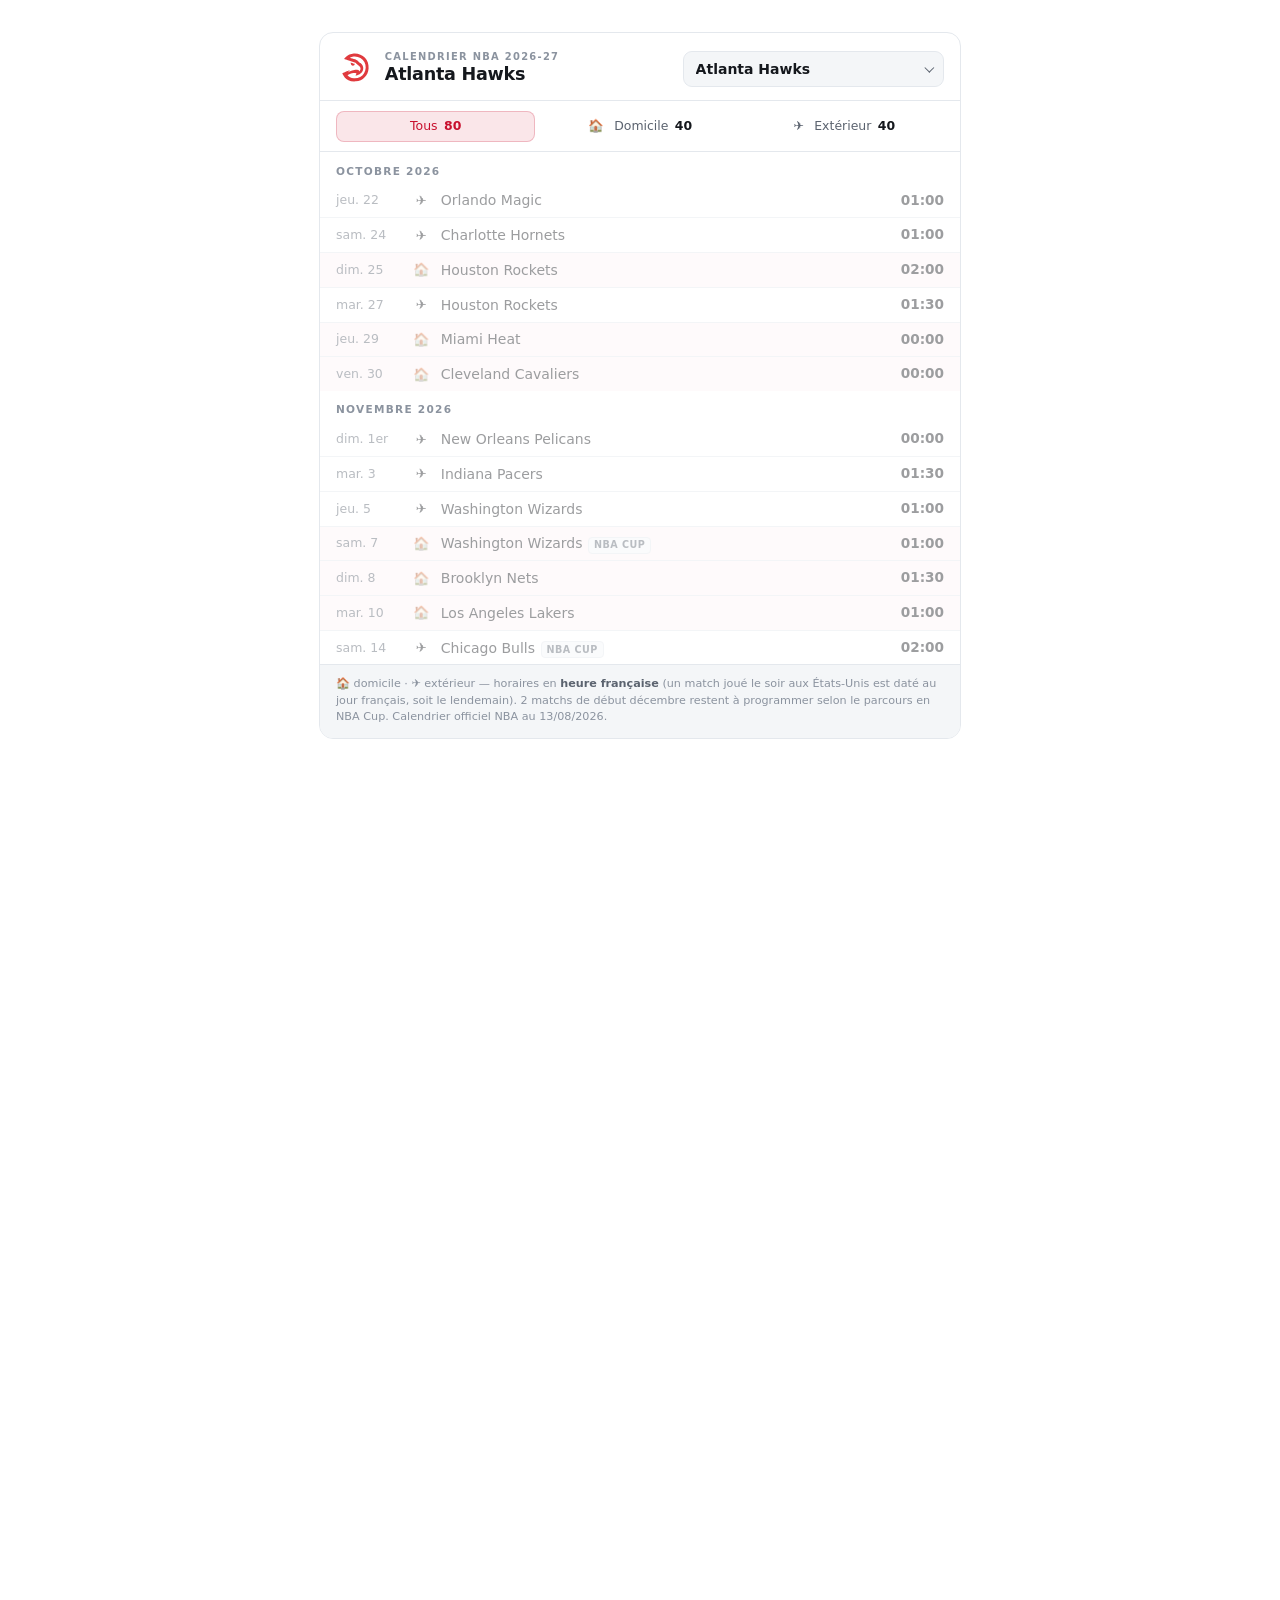
<file: nba-calendrier-2026-27.html>
<!DOCTYPE html>
<html lang="fr">
<head>
<meta charset="utf-8">
<meta name="viewport" content="width=device-width,initial-scale=1">
<title>Calendrier NBA 2026-27 &middot; BasketUSA</title>
<style>body{margin:0;padding:2rem 1rem;background:#fff;}@media (prefers-color-scheme:dark){body{background:#0b0d10;}}</style>
</head>
<body>
<style>
.busa-nba{
  /* palette claire : neutres legerement froids, pour ne pas se battre
     avec les 30 couleurs de franchise qui servent d'accent */
  --bn-ground:#ffffff; --bn-surface:#f4f6f8; --bn-line:#e4e8ed;
  --bn-ink:#15181d; --bn-ink2:#5b636f; --bn-ink3:#8b939f;
  --bn-team:#15181d; --bn-team-rgb:21,24,29;
  /* les logos NBA sont dessines pour un fond clair : sur fond sombre on les
     pose sur une pastille claire, sinon les marques monochromes disparaissent */
  --bn-crest-bg:none; --bn-crest-pad:0;

  max-width:640px; margin:0 auto; background:var(--bn-ground); color:var(--bn-ink);
  border:1px solid var(--bn-line); border-radius:14px; overflow:hidden;
  font-family:ui-sans-serif,system-ui,-apple-system,"Segoe UI",Roboto,
    "Helvetica Neue",Arial,sans-serif;
  font-size:16px; line-height:1.45; text-align:left;
  -webkit-font-smoothing:antialiased;
}
.busa-nba *,.busa-nba *::before,.busa-nba *::after{box-sizing:border-box;}
.busa-nba p,.busa-nba h2,.busa-nba h3,.busa-nba ol,.busa-nba li{margin:0;padding:0;}
.busa-nba ol{list-style:none;}

@media (prefers-color-scheme:dark){
  :root:not([data-theme="light"]) .busa-nba:not([data-busa-theme="light"]){
    --bn-ground:#101317; --bn-surface:#191d23; --bn-line:#272c34;
    --bn-ink:#e9ecf0; --bn-ink2:#9ba3af; --bn-ink3:#6e7683;
    --bn-crest-bg:#eef1f5; --bn-crest-pad:.26rem;
  }
}
:root[data-theme="dark"] .busa-nba:not([data-busa-theme="light"]){
  --bn-ground:#101317; --bn-surface:#191d23; --bn-line:#272c34;
  --bn-ink:#e9ecf0; --bn-ink2:#9ba3af; --bn-ink3:#6e7683;
  --bn-crest-bg:#eef1f5; --bn-crest-pad:.26rem;
}

/* --- en-tete --- */
.busa-nba .bn-head{
  display:flex; flex-wrap:wrap; gap:.75rem 1rem; align-items:flex-end;
  justify-content:space-between; padding:.95rem 1rem .85rem;
  border-bottom:1px solid var(--bn-line);
}
.busa-nba .bn-id{display:flex; align-items:center; gap:.65rem; min-width:0;}
.busa-nba .bn-idtxt{min-width:0;}
.busa-nba .bn-eyebrow{
  font-size:.62rem; font-weight:600; letter-spacing:.13em; text-transform:uppercase;
  color:var(--bn-ink3);
}
.busa-nba .bn-season{
  font-size:1.1rem; font-weight:650; letter-spacing:-.015em; line-height:1.2;
  color:var(--bn-ink);
}
/* ecusson : logo fourni par le site, sinon monogramme aux couleurs du club */
.busa-nba .bn-crest{
  flex:none; display:grid; place-items:center;
  width:2.4rem; height:2.4rem; border-radius:50%;
  background:rgba(var(--bn-team-rgb),.11);
  box-shadow:inset 0 0 0 1px rgba(var(--bn-team-rgb),.22);
  font-size:.62rem; font-weight:750; letter-spacing:.02em;
  color:var(--bn-team); overflow:hidden;
}
.busa-nba .bn-crest img{
  width:100%; height:100%; object-fit:contain; display:block;
}
.busa-nba .bn-crest.has-logo{
  background:var(--bn-crest-bg,none); box-shadow:none; padding:var(--bn-crest-pad,0);
}
/* logos servis uniquement en blanc : pastille foncee dans les deux themes */
.busa-nba .bn-crest.has-logo.chip-dark{background:#15181d; padding:.26rem;}
.busa-nba .bn-pick{position:relative; display:block;}
.busa-nba .bn-pick::after{
  content:""; position:absolute; right:.7rem; top:50%; width:.42rem; height:.42rem;
  border-right:1.6px solid var(--bn-ink2); border-bottom:1.6px solid var(--bn-ink2);
  transform:translateY(-70%) rotate(45deg); pointer-events:none;
}
.busa-nba select{
  -webkit-appearance:none; appearance:none;
  font:inherit; font-size:.875rem; font-weight:550; color:var(--bn-ink);
  background:var(--bn-surface); border:1px solid var(--bn-line); border-radius:9px;
  padding:.42rem 1.9rem .42rem .7rem; min-width:12.5rem; max-width:100%; cursor:pointer;
}
.busa-nba select:focus-visible{outline:2px solid var(--bn-team); outline-offset:2px;}

/* --- filtres (portent aussi les compteurs : pas de ligne de stats en plus) --- */
.busa-nba .bn-filters{
  display:grid; grid-template-columns:repeat(3,1fr); gap:.3rem;
  padding:.6rem 1rem; border-bottom:1px solid var(--bn-line);
}
.busa-nba .bn-filters button{
  display:flex; align-items:baseline; justify-content:center; gap:.4rem;
  font:inherit; font-size:.78rem; color:var(--bn-ink2);
  background:transparent; border:1px solid transparent; border-radius:8px;
  padding:.34rem .3rem; cursor:pointer; transition:background .15s,color .15s;
}
.busa-nba .bn-filters button:hover{background:var(--bn-surface);}
.busa-nba .bn-filters button b{
  font-size:.78rem; font-weight:650; font-variant-numeric:tabular-nums;
  color:var(--bn-ink);
}
.busa-nba .bn-filters button[aria-pressed="true"]{
  background:rgba(var(--bn-team-rgb),.1); color:var(--bn-team);
  border-color:rgba(var(--bn-team-rgb),.22);
}
.busa-nba .bn-filters button[aria-pressed="true"] b{color:var(--bn-team);}
.busa-nba .bn-filters button:focus-visible{outline:2px solid var(--bn-team); outline-offset:1px;}

/* --- liste --- */
.busa-nba .bn-list{
  max-height:min(60vh,32rem); overflow-y:auto; overscroll-behavior:contain;
  scrollbar-width:thin; scrollbar-color:var(--bn-line) transparent;
}
.busa-nba .bn-list::-webkit-scrollbar{width:8px;}
.busa-nba .bn-list::-webkit-scrollbar-thumb{
  background:var(--bn-line); border-radius:4px;
}
.busa-nba .bn-month{
  position:sticky; top:0; z-index:1; background:var(--bn-ground);
  padding:.7rem 1rem .3rem;
}
.busa-nba .bn-month h3{
  font-size:.66rem; font-weight:650; letter-spacing:.12em; text-transform:uppercase;
  color:var(--bn-ink3);
}
.busa-nba .bn-g{
  display:grid; grid-template-columns:4.1rem 1.35rem 1fr auto;
  align-items:center; gap:.55rem;
  padding:.42rem 1rem; border-top:1px solid var(--bn-line);
}
.busa-nba .bn-month + .bn-g{border-top:0;}
.busa-nba .bn-date{
  font-size:.78rem; color:var(--bn-ink2); font-variant-numeric:tabular-nums;
  white-space:nowrap;
}
.busa-nba .bn-ico{font-size:.82rem; line-height:1; text-align:center;}
.busa-nba .bn-opp{
  display:flex; align-items:baseline; gap:.35rem; min-width:0;
  font-size:.875rem; font-weight:500; color:var(--bn-ink);
}
.busa-nba .bn-name{min-width:0; overflow:hidden; text-overflow:ellipsis; white-space:nowrap;}
.busa-nba .bn-short{display:none;}
.busa-nba .bn-time{
  font-size:.85rem; font-weight:600; color:var(--bn-ink);
  font-variant-numeric:tabular-nums;
}
.busa-nba .bn-g.is-home{background:rgba(var(--bn-team-rgb),.045);}
.busa-nba .bn-g.is-past{opacity:.42;}
.busa-nba .bn-g.is-next .bn-date{color:var(--bn-team); font-weight:650;}
.busa-nba .bn-g.is-next .bn-time{color:var(--bn-team);}

.busa-nba .bn-tag{
  flex:none; padding:.03rem .3rem;
  font-size:.6rem; font-weight:650; letter-spacing:.05em; text-transform:uppercase;
  color:var(--bn-ink2); background:var(--bn-surface);
  border:1px solid var(--bn-line); border-radius:4px;
}
.busa-nba .bn-empty{padding:2rem 1rem; text-align:center; color:var(--bn-ink3); font-size:.85rem;}

/* --- note de bas de widget --- */
.busa-nba .bn-note{
  padding:.65rem 1rem .75rem; border-top:1px solid var(--bn-line);
  background:var(--bn-surface);
  font-size:.7rem; line-height:1.5; color:var(--bn-ink3);
}
.busa-nba .bn-note b{color:var(--bn-ink2); font-weight:600;}

.busa-nba .bn-sr{
  position:absolute; width:1px; height:1px; padding:0; margin:-1px;
  overflow:hidden; clip:rect(0 0 0 0); white-space:nowrap; border:0;
}

/* mobile : on masque le mot du filtre mais jamais son emoji, et on bascule
   sur le surnom de la franchise pour eviter les noms tronques */
@media (max-width:430px){
  .busa-nba .bn-filters button .bn-lbl{display:none;}
  .busa-nba .bn-g{grid-template-columns:3.6rem 1.2rem 1fr auto; gap:.4rem;}
  .busa-nba .bn-opp{font-size:.85rem;}
  .busa-nba .bn-full{display:none;}
  .busa-nba .bn-short{display:inline;}
}
@media (prefers-reduced-motion:reduce){
  .busa-nba *{transition:none !important;}
}
</style>

<div class="busa-nba" id="busaNba">
  <div class="bn-head">
    <div class="bn-id">
      <span class="bn-crest" id="bnCrest" aria-hidden="true"></span>
      <div class="bn-idtxt">
        <p class="bn-eyebrow">Calendrier NBA 2026-27</p>
        <h2 class="bn-season" id="bnName">&nbsp;</h2>
      </div>
    </div>
    <label class="bn-pick">
      <span class="bn-sr">Choisir une franchise</span>
      <select id="bnTeam"></select>
    </label>
  </div>

  <div class="bn-filters" role="group" aria-label="Filtrer les matchs">
    <button type="button" data-f="all" aria-pressed="true">Tous<b id="bnNa">0</b></button>
    <button type="button" data-f="home" aria-pressed="false">&#127968;<span class="bn-lbl">&nbsp;Domicile</span><b id="bnNh">0</b></button>
    <button type="button" data-f="away" aria-pressed="false">&#9992;&#65039;<span class="bn-lbl">&nbsp;Ext&eacute;rieur</span><b id="bnNe">0</b></button>
  </div>

  <div class="bn-list" id="bnList"></div>

  <p class="bn-note">
    &#127968; domicile &middot; &#9992;&#65039; ext&eacute;rieur &mdash;
    horaires en <b>heure fran&ccedil;aise</b> (un match jou&eacute; le soir aux
    &Eacute;tats-Unis est dat&eacute; au jour fran&ccedil;ais, soit le lendemain).
    2&nbsp;matchs de d&eacute;but d&eacute;cembre restent &agrave; programmer selon le
    parcours en NBA&nbsp;Cup. Calendrier officiel NBA au 13/08/2026.
  </p>
</div>

<script>
(function(){
  var TEAMS=[["ATL","Atlanta Hawks","Hawks","E","#C8102E","200,16,46","#FF6B6E","255,107,110","logos/ATL.svg",0],["BKN","Brooklyn Nets","Nets","E","#1A1A1A","26,26,26","#E8EAED","232,234,237","logos/BKN.svg",1],["BOS","Boston Celtics","Celtics","E","#007A33","0,122,51","#3FCB78","63,203,120","logos/BOS.svg",0],["CHA","Charlotte Hornets","Hornets","E","#1D1160","29,17,96","#3FC7D8","63,199,216","logos/CHA.svg",0],["CHI","Chicago Bulls","Bulls","E","#CE1141","206,17,65","#FF5F79","255,95,121","logos/CHI.svg",0],["CLE","Cleveland Cavaliers","Cavaliers","E","#860038","134,0,56","#FDBB30","253,187,48","logos/CLE.svg",0],["DAL","Dallas Mavericks","Mavericks","O","#00538C","0,83,140","#5AA9E8","90,169,232","logos/DAL.svg",0],["DEN","Denver Nuggets","Nuggets","O","#0E2240","14,34,64","#FEC524","254,197,36","logos/DEN.svg",0],["DET","Detroit Pistons","Pistons","E","#C8102E","200,16,46","#FF6B7E","255,107,126","logos/DET.svg",0],["GSW","Golden State Warriors","Warriors","O","#1D428A","29,66,138","#FFC72C","255,199,44","logos/GSW.svg",0],["HOU","Houston Rockets","Rockets","O","#CE1141","206,17,65","#FF5F79","255,95,121","logos/HOU.svg",0],["IND","Indiana Pacers","Pacers","E","#002D62","0,45,98","#FDBB30","253,187,48","logos/IND.svg",0],["LAC","Los Angeles Clippers","Clippers","O","#C8102E","200,16,46","#FF6B7E","255,107,126","logos/LAC.svg",0],["LAL","Los Angeles Lakers","Lakers","O","#552583","85,37,131","#FDB927","253,185,39","logos/LAL.svg",0],["MEM","Memphis Grizzlies","Grizzlies","O","#4C6BA5","76,107,165","#8FAEE0","143,174,224","logos/MEM.svg",0],["MIA","Miami Heat","Heat","E","#98002E","152,0,46","#F9A01B","249,160,27","logos/MIA.svg",0],["MIL","Milwaukee Bucks","Bucks","E","#00471B","0,71,27","#4FBF6E","79,191,110","logos/MIL.svg",0],["MIN","Minnesota Timberwolves","Timberwolves","O","#0C2340","12,35,64","#8FD44A","143,212,74","logos/MIN.svg",0],["NOP","New Orleans Pelicans","Pelicans","O","#0C2340","12,35,64","#D4B876","212,184,118","logos/NOP.svg",0],["NYK","New York Knicks","Knicks","E","#0057A8","0,87,168","#F58426","245,132,38","logos/NYK.svg",0],["OKC","Oklahoma City Thunder","Thunder","O","#007AC1","0,122,193","#4FB0E8","79,176,232","logos/OKC.svg",0],["ORL","Orlando Magic","Magic","E","#0077C0","0,119,192","#4FB0E8","79,176,232","logos/ORL.svg",0],["PHI","Philadelphia 76ers","76ers","E","#0057A8","0,87,168","#5AA9E8","90,169,232","logos/PHI.svg",0],["PHX","Phoenix Suns","Suns","O","#1D1160","29,17,96","#F07C2E","240,124,46","logos/PHX.svg",0],["POR","Portland Trail Blazers","Trail Blazers","O","#C8102E","200,16,46","#FF6B6E","255,107,110","logos/POR.svg",0],["SAC","Sacramento Kings","Kings","O","#5A2D81","90,45,129","#A97FD8","169,127,216","logos/SAC.svg",0],["SAS","San Antonio Spurs","Spurs","O","#2A2E33","42,46,51","#C4CED4","196,206,212","logos/SAS.svg",0],["TOR","Toronto Raptors","Raptors","E","#CE1141","206,17,65","#FF5F79","255,95,121","logos/TOR.svg",0],["UTA","Utah Jazz","Jazz","O","#002B5C","0,43,92","#F9A01B","249,160,27","logos/UTA.svg",0],["WAS","Washington Wizards","Wizards","E","#002B5C","0,43,92","#F05A72","240,90,114","logos/WAS.svg",0]], SCHED={"ATL":[[21,1,21,60],[3,1,23,60],[10,0,24,120],[10,1,26,90],[15,0,28,0],[5,0,29,0],[18,1,31,0],[11,1,33,90],[29,1,35,60],[29,2,37,60],[1,0,38,90],[13,0,40,60],[4,3,44,120],[16,1,46,120],[20,1,49,120],[3,2,51,60],[8,0,52,1290],[2,3,58,120],[19,1,60,0],[15,1,62,90],[11,0,64,60],[24,1,73,240],[23,1,75,180],[7,1,78,180],[21,0,80,60],[20,0,81,60],[8,0,84,60],[3,0,86,1290],[26,1,88,60],[4,0,90,60],[16,0,91,1260],[6,0,94,90],[22,1,96,60],[3,1,97,60],[11,0,99,60],[26,0,101,1260],[29,1,103,60],[5,0,105,60],[9,0,107,60],[22,0,109,1230],[24,0,112,60],[19,0,114,60],[15,1,115,120],[8,1,118,60],[19,1,120,60],[16,1,122,120],[29,0,124,60],[11,1,126,60],[2,0,128,60],[7,0,129,1260],[15,0,131,60],[18,0,133,60],[23,0,135,60],[25,0,136,1140],[27,0,139,120],[1,1,140,90],[4,1,148,120],[27,1,149,90],[21,1,150,1350],[4,0,154,60],[14,0,155,90],[5,1,156,1410],[14,1,159,120],[17,1,161,210],[1,0,162,120],[21,0,163,1260],[6,1,166,150],[28,1,168,120],[13,1,170,180],[12,1,171,210],[9,1,173,180],[25,1,175,180],[28,0,178,0],[17,0,180,60],[12,0,182,60],[27,1,184,150],[22,1,185,1140],[19,0,188,120],[2,0,191,60],[5,1,193,0]],"BKN":[[3,0,21,90],[5,1,24,90],[11,0,24,1380],[2,1,27,30],[8,2,30,30],[11,1,31,1380],[19,1,33,90],[3,0,35,90],[0,1,38,90],[6,1,39,90],[18,1,42,120],[14,1,45,120],[22,0,47,90],[4,0,49,90],[21,2,51,90],[17,1,54,90],[16,3,56,120],[27,3,58,90],[3,1,59,0],[20,0,61,90],[20,1,63,120],[2,0,73,1260],[8,1,75,60],[6,0,77,90],[21,0,79,90],[29,0,80,1260],[24,0,82,90],[26,0,84,90],[18,0,87,0],[19,1,88,0],[24,1,90,240],[25,1,92,0],[9,1,94,150],[28,1,96,180],[28,0,98,90],[15,0,99,90],[10,0,101,0],[11,1,103,60],[15,1,104,90],[22,1,106,60],[2,1,108,60],[4,0,112,60],[5,0,113,90],[27,0,115,0],[15,0,117,90],[23,0,119,90],[12,0,121,90],[21,1,123,0],[19,0,124,90],[13,0,127,90],[29,0,129,0],[22,1,131,60],[17,0,132,90],[29,1,135,60],[15,1,136,1140],[0,0,140,90],[22,0,148,90],[4,1,150,120],[7,1,152,180],[23,1,154,180],[12,1,155,270],[13,1,158,270],[16,0,160,90],[0,1,162,120],[8,1,163,1260],[11,0,166,30],[10,1,168,90],[26,1,169,60],[25,0,171,1200],[2,0,174,30],[7,0,176,30],[14,0,178,1260],[9,0,180,90],[5,0,182,90],[19,0,184,90],[16,1,185,1200],[5,1,187,60],[27,1,189,90],[3,1,191,60],[27,0,193,0]],"BOS":[[8,1,19,1260],[19,0,23,60],[4,0,26,30],[1,0,27,30],[4,2,30,30],[21,1,31,1290],[10,1,33,150],[16,0,35,90],[3,3,37,60],[16,1,39,120],[22,1,41,120],[27,1,42,60],[6,0,46,0],[21,0,47,60],[7,1,49,180],[25,1,52,240],[9,1,53,150],[29,3,55,120],[0,2,58,120],[26,1,59,1320],[6,1,61,120],[3,0,63,90],[1,1,73,1260],[29,0,75,90],[29,0,77,60],[28,0,79,90],[8,0,81,120],[24,0,84,90],[15,0,85,1230],[5,0,89,120],[4,1,91,120],[28,1,93,210],[24,1,94,240],[23,1,96,180],[13,1,99,240],[12,1,101,270],[10,0,103,90],[19,0,105,60],[1,0,108,60],[29,1,109,1260],[11,0,112,90],[22,0,113,90],[3,0,115,60],[27,0,117,60],[12,0,119,90],[23,0,121,90],[27,1,123,0],[13,0,125,120],[3,1,127,90],[0,1,128,60],[22,1,130,60],[7,0,132,90],[9,0,133,90],[17,0,135,120],[27,0,136,1140],[20,1,140,210],[14,1,141,120],[5,0,149,90],[17,1,151,60],[11,1,153,60],[8,1,156,60],[22,0,157,1140],[4,1,160,120],[14,0,162,90],[20,0,163,90],[19,1,164,1020],[25,0,167,30],[21,0,169,30],[18,0,171,1200],[1,1,174,30],[26,0,175,30],[15,1,178,60],[18,1,179,60],[11,1,181,120],[5,1,183,60],[15,0,184,90],[19,1,186,90],[21,1,189,60],[0,1,191,60],[16,0,193,0]],"CHA":[[1,1,21,90],[0,0,23,60],[15,0,24,0],[29,0,26,0],[8,1,28,0],[29,3,30,0],[22,0,30,1380],[8,0,33,90],[1,1,35,90],[2,2,37,60],[5,0,40,60],[23,1,43,180],[12,1,45,1350],[13,1,48,240],[0,3,51,60],[14,0,54,60],[4,2,56,60],[1,0,59,0],[29,0,61,60],[2,1,63,90],[29,1,73,60],[27,0,75,60],[12,0,77,60],[20,0,79,60],[24,0,80,0],[22,0,82,60],[21,1,84,60],[0,1,86,1290],[15,1,88,0],[21,0,90,60],[26,0,91,1140],[5,0,93,1140],[16,1,94,1410],[0,0,97,60],[7,0,99,60],[24,1,101,240],[25,1,102,180],[9,1,105,240],[28,1,106,180],[7,1,108,180],[6,1,111,120],[10,0,114,60],[2,1,115,60],[21,0,117,60],[26,1,119,120],[17,1,121,210],[13,0,123,60],[15,1,125,90],[2,0,127,90],[9,0,128,60],[27,1,130,0],[19,1,132,90],[16,0,134,60],[6,0,135,1260],[17,0,137,1080],[27,0,140,60],[21,1,148,60],[10,1,149,150],[25,0,151,60],[22,1,154,60],[4,1,156,1380],[11,1,159,60],[18,0,161,60],[11,0,162,60],[23,0,164,0],[20,1,167,60],[18,1,169,60],[8,1,171,60],[14,1,173,60],[8,0,175,0],[19,0,177,0],[28,0,179,0],[15,0,181,60],[19,1,183,90],[16,1,184,120],[5,1,185,1260],[11,0,188,60],[4,1,189,120],[1,0,191,60],[22,1,193,0]],"CHI":[[27,1,21,90],[16,1,23,120],[29,0,24,120],[2,1,26,30],[19,0,28,60],[2,3,30,30],[22,1,33,90],[19,1,35,90],[22,0,38,1290],[26,0,42,120],[0,2,44,120],[17,1,45,120],[5,1,47,60],[1,1,49,90],[29,2,51,120],[7,0,53,60],[5,0,54,120],[3,3,56,60],[11,0,59,120],[19,0,62,120],[5,0,64,120],[10,0,74,0],[15,0,75,120],[28,0,77,120],[26,1,79,120],[6,1,80,120],[15,1,82,90],[15,1,84,90],[8,0,87,120],[0,1,90,60],[2,0,91,120],[13,0,94,120],[11,1,96,60],[16,0,97,120],[25,1,99,240],[9,1,101,150],[23,1,102,60],[28,1,104,180],[17,0,106,120],[27,0,108,1290],[27,1,111,60],[1,1,112,60],[22,0,114,1380],[6,0,117,120],[11,1,118,60],[21,1,120,60],[20,1,123,0],[8,1,125,60],[20,0,127,120],[18,0,129,120],[29,1,131,60],[9,0,132,120],[7,1,134,180],[24,1,136,1290],[13,1,139,240],[12,1,140,270],[0,0,148,120],[1,0,150,120],[8,1,152,60],[0,1,154,60],[3,0,156,1380],[24,0,157,1380],[2,0,160,120],[23,0,162,120],[14,0,164,120],[21,0,166,60],[22,1,168,0],[5,1,171,30],[25,0,173,60],[21,0,175,60],[14,1,176,60],[12,0,178,60],[11,0,180,120],[29,1,182,60],[8,0,184,120],[10,1,185,1320],[16,1,188,120],[3,0,189,120],[16,0,191,120],[18,1,193,0]],"CLE":[[22,1,22,60],[1,0,24,90],[17,0,26,0],[29,0,28,0],[0,1,29,0],[16,1,31,60],[20,0,33,60],[20,1,35,120],[22,2,37,90],[19,0,38,120],[3,1,40,60],[19,1,42,60],[15,3,44,120],[6,0,45,90],[4,0,47,60],[14,0,49,60],[11,2,51,90],[4,1,54,120],[19,3,56,90],[15,0,60,0],[11,0,62,60],[4,1,64,120],[9,0,73,120],[26,0,76,120],[21,1,77,60],[8,1,79,90],[28,0,81,0],[19,0,82,60],[29,1,84,60],[29,0,88,0],[2,1,89,120],[12,0,91,1260],[3,1,93,1140],[10,1,95,60],[27,0,97,60],[21,1,99,60],[7,0,100,1380],[17,1,103,120],[0,1,105,60],[16,1,107,120],[14,1,108,120],[8,0,109,1080],[1,1,113,90],[6,1,115,120],[18,1,117,120],[8,0,119,60],[27,1,121,60],[18,0,122,90],[28,1,124,180],[23,1,126,180],[24,1,127,240],[21,0,129,90],[27,0,132,60],[11,1,133,60],[27,1,135,90],[23,0,136,1140],[16,0,139,60],[16,0,140,60],[25,0,148,60],[2,1,149,90],[22,0,152,60],[24,0,155,60],[0,0,156,1410],[8,1,160,120],[12,1,162,270],[13,1,163,240],[25,1,164,1380],[9,1,167,180],[7,1,169,120],[4,0,171,30],[10,0,173,0],[13,0,176,0],[15,0,180,60],[1,1,182,90],[2,0,183,60],[3,0,185,1260],[1,0,187,60],[26,1,189,90],[11,1,191,60],[0,0,193,0]],"DAL":[[10,1,21,150],[11,1,23,60],[26,0,24,120],[15,1,26,30],[20,0,28,150],[10,2,30,60],[25,0,33,120],[26,1,35,210],[28,2,37,120],[1,0,39,90],[11,0,40,120],[17,1,43,120],[5,1,45,90],[2,1,46,0],[9,0,49,210],[12,0,52,120],[28,1,53,60],[7,3,55,240],[23,3,58,180],[2,0,61,120],[21,0,63,120],[16,0,75,120],[1,1,77,90],[22,1,78,60],[4,0,80,120],[9,1,83,270],[25,1,84,240],[23,0,87,120],[15,0,90,120],[10,1,93,150],[0,1,94,90],[18,1,96,120],[24,0,99,120],[23,0,100,210],[14,1,102,0],[14,1,104,120],[8,1,106,60],[19,1,108,90],[20,0,110,120],[3,0,111,120],[18,1,114,120],[5,0,115,120],[4,1,117,120],[27,1,119,90],[8,0,121,120],[10,0,123,150],[27,0,125,120],[7,1,127,240],[28,0,128,1260],[12,0,129,1350],[26,0,132,120],[24,0,134,120],[3,1,135,1260],[22,0,137,1230],[21,1,140,60],[9,1,148,240],[24,1,149,240],[13,0,150,1290],[9,0,153,120],[19,0,155,210],[20,1,159,210],[14,0,160,120],[29,0,162,120],[18,0,164,120],[0,0,166,150],[20,1,168,30],[26,1,170,60],[13,1,172,180],[12,1,173,210],[17,1,175,60],[18,0,177,60],[29,1,179,0],[16,1,180,120],[7,0,182,210],[25,0,184,120],[17,0,185,1260],[13,1,188,240],[24,1,189,240],[25,1,191,240],[14,0,193,150]],"DEN":[[20,1,22,210],[18,0,24,120],[9,0,26,180],[18,1,28,60],[23,3,30,180],[24,0,33,180],[27,0,35,180],[11,13,37,1380],[10,3,40,150],[14,1,42,120],[18,1,45,60],[23,0,47,180],[2,0,49,180],[10,0,51,240],[4,1,53,60],[6,2,55,240],[28,3,58,210],[27,1,60,0],[8,1,61,60],[22,1,63,60],[28,1,73,210],[24,1,76,300],[0,0,78,180],[13,0,80,180],[12,1,82,270],[13,1,84,240],[9,1,86,270],[11,0,88,120],[17,0,89,270],[17,1,91,1320],[19,0,93,1380],[8,0,94,1380],[23,0,97,240],[3,1,99,60],[5,1,100,1380],[19,1,103,90],[16,1,104,120],[14,0,106,180],[3,0,108,180],[21,0,109,120],[28,0,111,240],[29,0,113,180],[16,0,115,180],[25,0,117,210],[17,1,119,210],[20,1,121,1260],[24,0,123,120],[20,0,125,180],[6,0,127,240],[12,0,128,180],[0,1,129,1260],[2,1,132,90],[4,0,134,180],[13,1,135,270],[10,1,136,1200],[28,0,140,180],[13,0,149,240],[26,17,150,1140],[1,0,152,180],[26,0,154,240],[17,0,157,1290],[25,1,159,240],[24,1,161,240],[9,0,163,240],[15,0,165,30],[12,1,167,240],[5,0,169,120],[21,1,171,0],[15,1,171,1380],[29,1,175,0],[1,1,176,30],[22,0,179,240],[25,1,180,240],[6,1,182,210],[23,1,184,240],[14,0,185,1380],[18,0,188,180],[12,0,190,180],[26,1,191,210],[20,0,193,150]],"DET":[[2,0,19,1260],[15,1,23,120],[22,1,25,30],[19,1,27,60],[3,0,28,0],[1,3,30,30],[3,1,33,90],[22,0,35,60],[13,0,39,0],[29,0,40,60],[29,1,43,60],[15,1,45,120],[26,1,48,120],[18,1,49,120],[27,2,51,90],[0,1,52,1290],[21,3,55,60],[16,2,58,90],[21,0,60,0],[7,0,61,60],[14,0,63,60],[11,1,73,1380],[1,0,75,60],[23,0,77,60],[5,0,79,90],[2,1,81,120],[20,1,83,120],[0,1,84,60],[4,1,87,120],[24,0,88,60],[18,0,91,60],[21,0,93,90],[7,1,94,1380],[25,1,97,240],[9,1,99,240],[13,1,100,240],[28,0,102,0],[27,1,104,90],[6,0,106,60],[10,1,108,150],[5,1,109,1080],[11,0,114,90],[17,0,116,0],[0,0,118,60],[5,1,119,60],[6,1,121,120],[25,0,122,1260],[4,0,125,60],[19,0,126,60],[22,1,128,60],[9,0,129,1260],[12,1,132,270],[23,1,133,180],[24,1,135,1290],[28,1,138,180],[19,0,140,60],[15,0,148,60],[20,0,149,1410],[4,0,152,60],[16,1,153,120],[2,0,156,60],[5,0,160,120],[16,0,162,60],[1,0,163,1260],[27,1,164,1320],[11,1,167,60],[16,1,169,60],[3,0,171,60],[17,1,173,150],[3,1,175,0],[10,0,176,0],[26,0,177,1200],[12,0,180,60],[27,0,182,60],[4,1,184,120],[15,0,185,1260],[14,1,188,120],[11,0,189,60],[19,1,191,60],[29,1,193,0]],"GSW":[[13,1,21,240],[14,0,23,240],[23,1,24,180],[7,1,26,180],[17,1,28,60],[13,2,30,180],[12,0,32,150],[23,0,33,240],[15,0,36,240],[21,0,38,150],[18,0,40,240],[10,1,42,210],[26,3,44,210],[18,1,47,120],[6,1,49,210],[14,1,50,120],[2,0,53,150],[25,2,56,240],[24,3,58,210],[12,0,60,150],[28,0,62,300],[5,1,73,120],[14,1,75,120],[11,1,77,60],[27,1,79,90],[16,1,81,120],[6,0,83,270],[12,1,84,270],[7,0,86,270],[17,0,88,150],[23,1,89,180],[10,0,91,240],[1,0,94,150],[19,0,98,240],[8,0,99,240],[4,0,101,150],[25,0,104,300],[3,0,105,240],[0,1,107,60],[15,1,109,0],[21,1,111,60],[13,0,113,240],[16,0,114,240],[20,0,116,150],[24,1,119,240],[28,1,120,180],[26,0,121,1410],[26,0,124,240],[12,1,126,270],[3,1,128,60],[8,1,129,1260],[4,1,132,120],[2,1,133,90],[19,1,136,150],[11,0,138,90],[18,0,140,240],[6,0,148,240],[10,1,152,150],[6,1,153,120],[29,0,155,240],[10,0,158,240],[24,0,160,300],[25,1,161,240],[7,1,163,240],[13,1,165,180],[5,0,167,180],[14,0,168,180],[24,0,170,180],[0,0,173,180],[22,0,175,180],[27,0,176,180],[29,1,178,0],[1,1,180,90],[22,1,182,60],[17,1,184,90],[25,1,186,0],[23,0,188,300],[20,1,190,210],[20,1,191,120],[28,0,193,150]],"HOU":[[6,0,21,150],[26,17,23,210],[0,1,24,120],[0,0,26,90],[16,1,28,60],[6,3,30,60],[20,0,31,90],[2,0,33,150],[17,0,35,150],[23,1,38,180],[7,0,40,150],[9,0,42,210],[28,2,44,150],[29,1,46,60],[15,1,47,90],[11,1,49,60],[7,3,51,240],[12,0,54,150],[23,2,56,150],[22,0,59,150],[13,0,61,90],[27,0,62,150],[4,1,74,0],[19,0,75,150],[16,0,77,150],[14,1,79,120],[27,1,80,1290],[22,1,84,90],[20,0,87,1290],[13,1,90,270],[9,1,91,240],[6,0,93,150],[5,0,95,60],[17,0,97,120],[14,0,99,150],[1,1,101,0],[2,1,103,90],[20,1,105,210],[29,0,107,150],[8,0,108,150],[14,1,110,90],[17,1,112,120],[3,1,114,60],[21,1,116,0],[26,1,118,120],[18,0,119,150],[21,0,121,150],[6,1,123,150],[28,0,126,210],[23,1,128,180],[25,1,130,270],[28,1,132,240],[25,0,134,150],[18,1,135,120],[7,0,136,1200],[12,1,139,300],[13,1,141,240],[3,0,149,150],[15,0,151,210],[9,0,152,150],[18,0,154,150],[26,0,156,210],[9,1,158,240],[12,1,159,270],[28,1,161,180],[11,0,163,1410],[26,0,167,90],[1,0,168,90],[18,1,170,60],[5,1,173,0],[19,1,175,30],[8,1,176,0],[13,0,178,1260],[24,1,181,300],[24,1,182,240],[14,0,184,150],[4,0,185,1320],[25,0,189,150],[24,0,191,150],[17,1,193,150]],"IND":[[18,1,21,120],[6,0,23,60],[1,1,24,1380],[16,1,26,60],[22,0,28,0],[15,3,30,60],[1,0,31,1380],[0,0,33,90],[14,1,35,120],[7,12,37,1380],[6,1,40,120],[29,0,42,60],[19,2,44,60],[22,1,45,1140],[10,0,49,60],[5,3,51,90],[19,1,53,120],[20,0,54,90],[22,2,58,90],[4,1,59,120],[5,1,62,60],[0,1,64,60],[8,0,73,1380],[9,0,77,60],[24,0,78,60],[12,1,81,240],[13,1,82,240],[23,1,84,180],[28,1,86,1380],[7,1,88,120],[12,0,90,60],[21,0,91,1260],[17,0,94,60],[4,0,96,60],[26,1,98,120],[0,1,99,60],[16,0,101,60],[1,0,103,60],[16,0,105,60],[23,0,107,60],[29,1,108,1140],[22,1,111,60],[2,1,112,90],[8,1,114,90],[4,0,118,60],[13,0,120,60],[29,0,122,60],[15,0,124,90],[0,0,126,60],[20,1,128,210],[18,0,131,60],[5,0,133,60],[28,0,134,60],[25,0,135,1200],[9,1,138,90],[25,1,140,240],[24,1,141,240],[17,1,149,120],[27,0,150,1320],[2,0,153,60],[21,1,155,60],[15,1,156,1260],[3,0,159,60],[3,1,162,60],[10,1,163,1410],[1,1,166,30],[8,0,167,60],[27,0,169,0],[16,1,171,60],[21,1,173,0],[14,0,175,0],[26,0,176,0],[4,1,180,120],[2,0,181,120],[21,0,183,60],[27,1,185,1290],[3,1,188,60],[8,1,189,60],[5,0,191,60],[19,1,193,0]],"LAC":[[25,0,21,270],[13,1,23,240],[20,1,25,0],[13,0,28,210],[17,3,30,60],[9,1,32,150],[27,0,33,240],[15,0,35,270],[18,0,39,180],[23,1,41,180],[20,2,44,270],[3,0,45,1350],[28,0,48,300],[26,1,50,120],[6,1,52,120],[10,1,54,150],[14,3,56,120],[18,2,58,210],[9,1,60,150],[23,1,62,180],[17,0,63,270],[26,1,74,60],[3,1,77,60],[15,1,79,60],[11,0,81,240],[7,0,82,270],[9,0,84,270],[14,0,87,270],[22,0,88,180],[11,1,90,60],[5,1,91,1260],[27,1,93,90],[29,1,95,60],[21,1,97,60],[16,1,99,120],[2,0,101,270],[13,0,103,240],[25,1,106,240],[21,0,107,270],[23,0,110,270],[28,1,112,180],[29,0,114,270],[19,1,116,60],[22,1,117,60],[2,1,119,90],[1,1,121,90],[26,0,125,270],[9,0,126,270],[7,1,128,180],[6,1,129,1350],[8,0,132,270],[13,1,133,240],[14,1,135,120],[18,1,136,1200],[10,0,139,300],[4,0,140,270],[28,0,148,270],[24,0,151,270],[24,1,153,300],[1,0,155,270],[25,1,157,240],[10,0,159,270],[19,0,161,270],[5,0,162,270],[24,1,164,270],[7,0,167,240],[14,0,169,210],[0,0,171,210],[6,0,173,210],[16,0,175,210],[20,1,177,60],[4,1,178,60],[8,1,180,60],[0,1,182,60],[26,0,184,270],[23,0,185,1350],[17,0,188,270],[7,1,190,180],[28,1,191,210],[25,0,193,150]],"LAL":[[9,0,21,240],[12,0,23,240],[28,1,24,1320],[24,0,27,240],[12,1,28,210],[9,3,30,180],[27,0,32,180],[15,0,33,240],[25,1,35,240],[24,2,37,240],[8,1,39,0],[0,1,40,60],[16,1,42,120],[23,1,45,1320],[3,0,48,240],[28,0,49,240],[25,2,51,240],[28,0,54,240],[26,3,58,210],[14,1,59,1320],[10,1,61,90],[18,1,63,120],[18,0,75,240],[17,1,77,210],[17,1,79,120],[7,1,80,180],[11,0,82,240],[7,0,84,240],[22,0,85,1380],[14,0,88,180],[10,0,90,270],[18,1,92,120],[4,1,94,120],[27,1,95,60],[29,1,97,60],[2,0,99,240],[8,0,100,240],[12,1,103,240],[24,1,105,240],[21,0,106,240],[16,0,109,180],[25,1,111,240],[9,1,113,240],[25,0,114,240],[29,0,115,1320],[20,0,118,300],[11,1,120,60],[19,1,122,150],[3,1,123,60],[2,1,125,120],[1,1,127,90],[26,1,129,150],[23,1,131,210],[12,0,133,240],[7,0,135,270],[4,0,139,240],[10,0,141,240],[7,1,149,240],[6,1,150,1290],[21,1,153,60],[22,1,155,60],[20,0,157,150],[1,0,158,270],[19,0,162,240],[5,0,163,240],[9,0,165,180],[24,1,167,180],[23,0,168,180],[0,0,170,180],[6,0,172,180],[15,1,174,60],[5,1,176,0],[10,1,178,1260],[14,1,181,120],[20,1,183,210],[26,0,186,240],[6,0,188,240],[17,0,189,240],[17,0,191,240],[23,0,193,150]],"MEM":[[28,0,21,120],[9,1,23,240],[25,1,25,120],[28,1,26,120],[24,1,29,180],[25,0,31,60],[18,0,33,120],[11,0,35,120],[20,2,37,120],[27,1,40,90],[7,0,42,120],[18,3,44,120],[1,0,45,120],[29,1,47,60],[5,1,49,60],[9,0,50,120],[17,1,52,120],[3,1,54,60],[12,2,56,120],[17,3,58,150],[13,0,59,1320],[22,1,62,60],[8,1,63,60],[16,0,72,1380],[9,0,75,120],[15,0,77,120],[10,0,79,120],[23,0,80,1320],[18,1,82,120],[27,0,84,120],[12,1,87,270],[13,1,88,180],[26,0,90,120],[21,1,95,0],[15,1,97,90],[10,1,99,150],[26,1,100,120],[6,0,102,0],[6,0,104,120],[7,1,106,180],[5,0,108,120],[10,0,110,90],[23,1,112,180],[20,1,114,120],[17,0,117,120],[20,1,120,120],[28,1,122,210],[16,1,124,120],[22,0,126,120],[24,0,128,1410],[24,0,131,120],[21,0,133,120],[12,0,135,120],[19,0,138,120],[26,0,140,120],[2,0,141,120],[26,17,149,120],[25,0,150,120],[19,1,153,90],[0,1,155,90],[18,0,157,120],[0,0,159,120],[6,1,160,120],[2,1,162,90],[4,1,164,120],[23,0,166,60],[9,1,168,180],[12,1,169,210],[20,0,171,60],[3,0,173,60],[11,1,175,0],[4,0,176,60],[1,1,178,1260],[13,0,181,120],[10,1,184,150],[7,1,185,1380],[8,0,188,120],[29,0,189,120],[23,1,191,240],[6,1,193,150]],"MIA":[[17,0,21,90],[8,0,23,120],[3,1,24,0],[6,0,26,30],[0,1,28,0],[11,2,30,60],[13,1,33,240],[12,1,35,270],[9,1,36,240],[25,1,39,180],[28,1,41,180],[5,2,44,120],[8,0,45,120],[10,0,47,90],[16,0,49,60],[20,0,53,0],[22,3,55,1380],[19,3,58,60],[5,1,60,0],[0,0,62,90],[29,0,64,90],[19,0,73,150],[4,1,75,120],[14,1,77,120],[12,0,79,60],[25,0,81,0],[4,0,82,90],[4,0,84,90],[2,1,85,1230],[3,0,88,0],[6,1,90,120],[20,1,92,120],[18,1,94,60],[14,0,97,90],[1,1,99,90],[22,1,100,60],[18,0,102,0],[1,0,104,90],[19,1,106,90],[27,1,107,90],[9,0,109,0],[24,0,111,90],[26,1,112,210],[0,0,115,120],[1,1,117,90],[16,1,120,210],[22,0,121,1110],[11,1,124,90],[3,0,125,90],[16,0,127,90],[17,1,128,1260],[0,1,131,60],[29,1,133,60],[21,1,135,60],[1,0,136,1140],[26,0,137,1380],[29,1,140,60],[8,1,148,60],[10,1,151,210],[27,0,153,90],[27,0,154,90],[11,0,156,1260],[23,0,159,90],[21,0,161,60],[16,1,163,120],[7,1,165,30],[24,1,168,180],[23,1,170,210],[7,0,171,1380],[13,0,174,60],[28,0,176,30],[2,0,178,60],[5,1,180,60],[3,1,181,60],[2,1,184,90],[8,1,185,1260],[21,1,187,60],[22,0,190,60],[29,0,191,120],[21,0,193,0]],"MIL":[[29,1,21,60],[4,0,23,120],[22,1,24,90],[11,0,26,60],[10,0,28,60],[5,0,31,60],[17,1,33,120],[2,1,35,90],[27,2,37,120],[2,0,39,120],[19,1,41,90],[13,0,42,120],[21,3,44,60],[0,0,46,120],[15,1,49,60],[24,0,50,120],[22,1,51,1140],[27,1,54,90],[1,2,56,120],[8,3,58,90],[20,0,59,120],[26,0,61,120],[19,0,63,120],[14,1,72,1380],[6,1,75,120],[10,1,77,150],[23,0,79,120],[9,0,81,120],[26,1,82,120],[17,0,84,120],[21,1,88,0],[20,1,90,120],[0,1,91,1260],[22,0,93,120],[3,0,94,1410],[4,1,97,120],[12,0,99,120],[11,1,101,60],[7,0,104,120],[11,1,105,60],[5,0,107,120],[13,1,109,180],[25,1,112,240],[9,1,114,240],[7,1,115,180],[28,1,118,180],[15,0,120,210],[0,0,122,120],[14,0,124,120],[15,1,127,90],[27,1,129,90],[21,0,131,120],[25,0,132,120],[3,1,134,60],[29,1,136,60],[5,1,139,60],[5,1,140,60],[29,0,148,120],[19,1,151,90],[8,0,153,120],[28,0,154,120],[18,1,156,120],[1,1,160,90],[8,1,162,60],[15,0,163,120],[21,0,167,60],[8,0,169,60],[11,0,171,60],[29,0,173,60],[12,1,175,210],[23,1,177,180],[24,1,178,240],[6,0,180,120],[18,0,182,120],[3,0,184,120],[1,0,185,1200],[4,0,188,120],[19,0,190,120],[4,1,191,120],[2,1,193,0]],"MIN":[[15,1,21,90],[21,1,23,60],[27,0,25,0],[5,1,26,0],[9,0,28,60],[12,2,30,60],[26,1,31,60],[16,0,33,120],[10,1,35,150],[18,3,37,120],[28,0,39,60],[6,0,43,120],[4,0,45,120],[24,0,47,120],[24,0,48,120],[19,0,50,120],[14,0,52,120],[1,0,54,90],[20,3,56,90],[14,2,58,150],[25,1,60,180],[24,1,62,240],[12,1,63,270],[23,1,73,180],[28,1,75,180],[13,0,77,210],[13,0,79,120],[23,0,82,120],[16,1,84,120],[20,0,86,120],[9,1,88,150],[7,1,89,270],[7,0,91,1320],[11,1,94,60],[26,0,95,60],[10,1,97,120],[27,1,99,90],[29,1,100,60],[5,0,103,120],[4,1,106,120],[22,1,107,1110],[19,1,109,1380],[10,0,112,120],[26,1,114,210],[8,1,116,0],[14,1,117,120],[7,0,119,210],[3,0,121,210],[23,0,123,0],[24,1,125,300],[25,1,127,240],[15,0,128,1260],[28,0,129,1290],[1,1,132,90],[2,1,135,120],[3,1,137,1080],[26,0,141,90],[11,0,149,120],[2,0,151,60],[20,1,153,120],[23,1,156,180],[7,1,157,1290],[18,0,159,120],[0,0,161,210],[22,0,164,150],[29,0,165,60],[18,1,167,60],[28,1,169,120],[8,0,173,150],[6,0,175,60],[21,0,177,60],[20,0,179,90],[0,1,180,60],[25,0,182,120],[9,0,184,90],[6,1,185,1260],[12,1,188,270],[13,1,189,240],[13,1,191,240],[10,0,193,150]],"NOP":[[11,0,21,120],[28,1,23,210],[7,1,24,120],[7,0,28,60],[25,0,29,60],[0,0,31,0],[14,1,33,120],[28,0,35,120],[17,2,37,120],[12,1,39,180],[9,1,40,240],[1,0,42,120],[14,2,44,120],[7,0,45,60],[9,0,47,120],[8,0,49,120],[20,3,51,120],[26,1,52,120],[23,0,54,120],[12,3,58,210],[24,1,60,0],[25,1,61,240],[13,0,63,120],[25,1,74,180],[13,1,75,240],[19,0,77,120],[25,0,79,120],[26,0,81,60],[14,0,82,120],[20,0,84,120],[1,1,87,0],[27,1,89,90],[8,1,91,60],[13,0,92,120],[15,0,94,60],[6,0,96,120],[24,0,98,120],[21,0,100,120],[15,1,102,0],[26,5,105,1200],[26,8,108,990],[20,0,112,120],[6,0,114,120],[5,0,117,120],[10,1,119,150],[22,0,120,120],[5,1,122,90],[22,1,124,60],[21,1,125,60],[29,1,127,60],[4,1,129,120],[11,1,131,60],[0,1,133,60],[10,0,135,120],[12,0,136,1200],[24,1,139,240],[9,1,140,240],[23,0,148,120],[23,1,150,180],[28,0,152,120],[10,1,154,150],[16,0,156,120],[14,1,157,120],[17,1,159,120],[3,1,161,60],[27,0,163,120],[6,1,164,120],[17,0,167,60],[3,0,169,60],[10,0,170,60],[2,1,171,1200],[19,1,174,30],[6,1,177,60],[2,0,179,60],[16,1,182,120],[20,1,184,1380],[29,0,187,120],[7,1,188,180],[28,1,190,180],[4,0,193,0]],"NYK":[[22,0,20,60],[2,1,23,60],[21,0,25,0],[8,0,27,60],[4,1,28,60],[22,3,30,30],[1,0,33,90],[4,0,35,90],[5,1,38,120],[16,0,41,90],[5,0,42,60],[11,3,44,60],[27,1,46,0],[27,1,48,90],[17,1,50,120],[24,0,52,90],[11,0,53,120],[5,2,56,90],[15,2,58,60],[0,0,60,0],[4,1,62,120],[16,1,63,120],[15,1,73,150],[10,1,75,150],[18,1,77,120],[29,1,79,60],[5,1,82,60],[28,0,84,90],[26,0,85,1080],[1,0,88,0],[28,1,91,180],[23,1,92,180],[7,1,93,1380],[24,1,96,240],[9,1,98,240],[25,1,100,240],[7,0,103,90],[2,1,105,60],[15,0,106,90],[6,0,108,90],[17,0,109,1380],[27,0,112,90],[0,1,114,60],[12,0,116,60],[23,0,118,90],[0,0,120,60],[13,0,122,150],[1,1,124,90],[8,1,126,60],[27,0,127,90],[20,1,130,210],[3,0,132,90],[22,1,134,60],[9,0,136,150],[14,1,138,120],[8,1,140,60],[20,0,148,90],[22,0,150,150],[16,0,151,90],[14,0,153,90],[6,1,155,210],[26,1,158,90],[12,1,161,270],[13,1,162,240],[2,0,164,1020],[29,1,167,0],[25,0,168,30],[29,0,170,1080],[18,0,174,30],[10,0,175,30],[3,1,177,0],[21,1,178,1110],[21,1,181,120],[3,0,183,90],[1,1,184,90],[2,0,186,90],[0,1,188,120],[16,1,190,120],[8,0,191,60],[11,0,193,0]],"OKC":[[26,1,20,210],[7,0,22,210],[12,0,25,0],[23,0,26,60],[6,1,28,150],[10,1,31,90],[5,1,33,60],[5,0,35,120],[14,3,37,120],[29,0,38,120],[24,1,41,300],[24,1,42,240],[12,3,44,270],[25,1,46,180],[0,0,49,120],[18,2,51,120],[15,1,53,0],[11,1,54,90],[17,2,56,90],[16,1,59,120],[1,1,61,90],[1,0,63,120],[27,0,73,1290],[25,0,77,120],[3,1,79,60],[0,1,81,60],[8,0,83,120],[18,1,84,120],[17,1,86,120],[10,1,87,1290],[16,0,90,120],[15,0,92,120],[28,0,94,120],[25,0,95,120],[22,1,98,90],[29,1,99,60],[21,1,102,0],[10,0,105,210],[28,0,107,120],[24,0,108,1290],[6,1,110,120],[18,1,112,120],[14,0,114,120],[9,1,116,150],[13,1,118,300],[14,0,120,120],[7,0,121,1260],[4,0,123,0],[7,1,125,180],[4,1,127,120],[11,0,128,210],[19,0,130,210],[24,0,132,120],[26,0,134,210],[22,0,135,1410],[21,0,138,120],[2,0,140,210],[19,1,148,90],[8,1,149,1410],[17,0,153,120],[25,1,155,240],[13,1,157,150],[6,0,159,210],[27,1,161,90],[2,1,163,90],[26,0,164,1170],[3,0,167,60],[6,0,168,30],[14,1,171,60],[23,1,174,240],[23,1,175,180],[12,0,177,60],[17,1,179,90],[28,1,181,180],[13,0,183,210],[18,0,184,1380],[28,1,188,180],[9,0,190,210],[9,0,191,120],[7,1,193,150]],"ORL":[[0,0,21,60],[17,0,23,60],[19,1,25,0],[27,1,28,30],[27,3,30,30],[2,0,31,1290],[29,0,33,90],[23,1,36,180],[9,1,38,150],[25,1,41,240],[28,1,42,180],[16,2,44,60],[2,1,47,60],[22,0,49,60],[1,3,51,90],[29,1,53,60],[8,2,55,60],[29,1,58,1380],[8,1,60,0],[6,1,63,120],[22,1,73,90],[22,0,75,60],[5,0,77,60],[1,1,79,90],[0,1,80,60],[25,0,82,60],[3,0,84,60],[27,0,87,60],[16,0,88,0],[3,1,90,60],[11,1,91,1260],[8,1,93,90],[14,0,95,0],[12,0,97,60],[5,0,99,60],[18,1,100,120],[20,0,102,0],[24,1,104,240],[13,1,106,240],[12,1,107,270],[7,1,109,120],[9,0,111,60],[24,0,114,60],[10,0,116,0],[3,1,117,60],[4,0,120,60],[10,1,121,150],[1,0,123,0],[18,0,125,60],[26,1,127,120],[5,1,129,90],[16,1,131,120],[14,1,133,120],[15,0,135,60],[26,0,136,60],[20,1,138,120],[6,0,140,60],[3,0,148,60],[0,0,150,1350],[13,0,153,60],[11,0,155,60],[28,0,156,60],[23,0,160,60],[15,1,161,60],[0,1,163,1260],[4,1,166,60],[16,1,167,60],[2,1,169,30],[7,0,171,0],[11,0,173,0],[4,1,175,60],[17,1,177,60],[19,0,178,1110],[19,0,181,120],[11,1,183,60],[29,0,185,60],[15,0,187,60],[2,0,189,60],[27,0,191,60],[15,1,193,0]],"PHI":[[19,1,20,60],[5,0,22,60],[16,0,24,90],[8,0,25,30],[11,1,28,0],[19,2,30,30],[3,1,30,1380],[4,0,33,90],[8,1,35,60],[5,3,37,90],[4,1,38,1290],[2,0,41,120],[27,0,43,60],[11,0,45,1140],[1,1,47,90],[21,1,49,60],[16,0,51,1140],[24,0,54,60],[15,2,55,1380],[11,3,58,90],[10,1,59,150],[14,0,62,60],[7,0,63,60],[21,0,73,90],[21,1,75,60],[6,0,78,60],[3,1,82,60],[10,0,84,90],[13,1,85,1380],[12,1,88,180],[25,1,90,240],[23,1,91,180],[16,1,93,120],[0,0,96,60],[20,0,98,90],[15,0,100,60],[27,1,102,0],[29,0,104,120],[1,0,106,60],[17,0,107,1110],[0,1,109,1230],[11,0,111,60],[2,1,113,90],[4,1,114,1380],[12,0,117,60],[25,0,119,60],[18,1,120,120],[15,1,121,1110],[18,0,124,60],[14,1,126,120],[8,0,128,60],[2,0,130,60],[1,0,131,60],[19,0,134,60],[20,1,135,1410],[6,1,137,1230],[23,0,140,60],[1,1,148,90],[19,1,150,150],[5,1,152,60],[3,0,154,60],[13,0,155,60],[2,1,157,1140],[28,0,159,60],[26,1,162,90],[17,1,164,150],[27,0,166,0],[4,0,168,0],[29,1,169,0],[26,0,172,30],[28,1,174,120],[9,1,175,180],[24,1,177,180],[7,1,179,240],[9,0,182,60],[29,1,184,60],[0,0,185,1140],[27,1,188,90],[15,1,190,60],[3,0,193,0]],"PHX":[[24,1,21,240],[9,0,24,180],[20,1,26,60],[7,2,30,180],[9,1,33,240],[24,0,35,180],[21,0,36,180],[10,0,38,180],[26,0,40,180],[12,0,41,180],[3,0,43,180],[13,0,45,1320],[7,1,47,180],[25,1,49,240],[28,3,51,210],[18,1,54,120],[10,3,56,150],[6,2,58,180],[28,1,59,1380],[12,0,62,180],[25,0,63,180],[17,0,73,180],[0,0,75,180],[8,1,77,60],[16,1,79,120],[14,1,80,1320],[17,1,82,120],[11,0,84,180],[6,1,87,120],[9,0,89,180],[22,0,91,180],[19,0,92,180],[25,0,94,180],[2,0,96,180],[7,1,97,240],[6,1,100,210],[4,0,102,60],[27,1,105,90],[11,1,107,60],[12,1,110,270],[14,0,112,180],[28,0,114,180],[28,0,115,1320],[19,1,118,90],[1,1,119,90],[2,1,121,90],[17,1,123,0],[5,0,126,180],[10,0,128,180],[25,1,129,240],[13,0,131,210],[8,0,133,180],[0,1,135,60],[5,1,136,1140],[29,1,138,60],[22,1,140,60],[18,1,148,120],[18,0,150,180],[29,0,152,210],[1,0,154,180],[17,0,156,180],[15,1,159,90],[21,1,160,60],[4,1,162,120],[3,1,164,0],[14,1,166,60],[13,1,168,180],[15,0,170,210],[24,0,171,1320],[20,0,174,240],[20,0,175,180],[16,0,177,180],[27,0,179,180],[26,1,180,210],[26,1,182,120],[7,0,184,240],[12,1,185,1350],[9,1,188,300],[14,0,191,240],[13,1,193,150]],"POR":[[23,0,21,240],[25,1,23,240],[13,1,27,240],[14,0,29,180],[28,1,30,1200],[7,1,33,180],[23,1,35,180],[13,3,37,240],[26,0,38,240],[20,0,41,300],[20,0,42,240],[25,3,44,240],[17,1,47,120],[17,1,48,120],[16,1,50,120],[19,1,52,90],[22,1,54,60],[26,2,56,240],[9,2,58,210],[18,0,60,0],[17,0,62,240],[28,0,64,240],[0,0,73,240],[7,0,76,300],[11,1,78,60],[3,1,80,0],[1,1,82,90],[2,1,84,90],[29,1,86,1140],[8,1,88,60],[1,0,90,240],[2,0,94,240],[19,0,96,240],[18,1,98,120],[6,1,99,120],[3,0,101,240],[21,0,104,240],[13,0,105,240],[25,0,107,240],[20,1,108,1290],[15,1,111,90],[0,1,112,60],[21,1,114,60],[26,1,115,1290],[29,0,118,240],[9,0,119,240],[7,1,123,120],[17,0,125,300],[5,0,127,240],[14,1,128,1410],[14,1,131,120],[20,1,132,120],[6,1,134,120],[8,0,135,1290],[4,0,136,1290],[18,0,139,240],[11,0,141,240],[6,0,149,240],[12,1,151,270],[12,0,153,300],[5,1,155,60],[27,1,156,90],[4,1,157,1380],[9,1,160,300],[7,0,161,240],[12,0,164,270],[13,0,167,180],[15,0,168,180],[9,1,170,180],[23,1,171,1320],[27,0,174,180],[22,0,177,180],[16,0,178,240],[10,0,181,300],[10,0,182,240],[28,0,184,240],[28,1,185,1380],[6,0,189,240],[10,1,191,150],[26,1,193,150]],"SAC":[[12,1,21,270],[24,0,23,240],[14,0,25,120],[26,1,27,60],[18,1,29,60],[14,1,31,60],[6,1,33,120],[13,0,35,240],[26,2,37,240],[15,0,39,180],[21,0,41,240],[24,2,44,240],[20,0,46,180],[23,0,49,240],[13,3,51,240],[2,0,52,240],[26,0,54,240],[9,3,56,240],[17,0,60,180],[18,0,61,240],[23,1,63,180],[18,0,74,180],[20,1,77,120],[18,1,79,120],[15,1,81,0],[21,1,82,60],[6,0,84,240],[28,0,88,0],[22,0,90,240],[1,0,92,0],[23,1,94,180],[20,1,95,120],[8,0,97,240],[4,0,99,240],[19,0,100,240],[3,0,102,180],[9,1,104,300],[12,0,106,240],[24,1,107,240],[28,1,108,1380],[13,0,111,240],[16,0,112,240],[13,1,114,240],[7,1,117,210],[22,1,119,60],[29,1,120,60],[8,1,122,1260],[17,0,127,240],[23,0,129,240],[10,0,130,270],[16,1,132,120],[10,1,134,150],[11,1,135,1200],[0,1,136,1140],[11,0,140,240],[5,1,148,60],[14,1,150,120],[3,1,151,60],[29,0,153,240],[20,0,155,240],[12,0,157,240],[7,0,159,240],[9,0,161,240],[28,1,163,210],[5,0,164,1380],[2,1,167,30],[19,1,168,30],[27,1,170,30],[1,1,171,1200],[4,1,173,60],[0,0,175,180],[27,0,178,240],[7,0,180,240],[17,1,182,120],[6,1,184,120],[9,0,186,0],[26,1,188,120],[10,1,189,150],[6,0,191,240],[12,1,193,150]],"SAS":[[20,0,20,210],[10,16,23,210],[6,1,24,120],[25,0,27,60],[28,1,28,120],[17,0,31,60],[28,0,33,150],[6,0,35,210],[25,3,37,240],[24,1,38,240],[23,1,40,180],[4,1,42,120],[9,2,44,210],[28,1,45,1380],[8,0,48,120],[12,0,50,120],[18,0,52,120],[25,1,54,240],[24,3,56,240],[13,2,58,210],[2,0,59,1320],[16,1,61,120],[27,0,64,120],[12,0,74,60],[5,1,76,120],[27,1,77,90],[4,0,79,120],[18,1,81,60],[16,0,82,120],[1,1,84,90],[19,1,85,1080],[0,0,88,60],[14,1,90,120],[3,1,91,1140],[29,1,92,1380],[17,1,95,60],[11,0,98,120],[14,0,100,120],[0,1,101,1260],[18,4,105,1200],[18,9,108,990],[15,0,112,210],[17,0,114,210],[24,0,115,1290],[10,0,118,120],[3,0,119,120],[9,1,121,1410],[9,1,124,240],[12,1,125,270],[21,0,127,120],[13,0,129,150],[6,1,132,120],[20,1,134,210],[21,1,136,60],[15,1,137,1380],[14,1,140,120],[17,1,141,90],[14,16,149,120],[7,16,150,1140],[7,1,154,240],[10,1,156,210],[19,0,158,90],[29,0,160,120],[22,0,162,90],[20,1,164,1170],[10,1,167,90],[1,0,169,60],[6,0,170,60],[22,1,172,30],[2,1,175,30],[11,1,176,0],[8,1,177,1200],[23,0,180,210],[23,0,182,120],[12,1,184,270],[13,1,186,240],[25,0,188,120],[5,0,189,90],[7,0,191,210],[24,0,193,150]],"TOR":[[4,0,21,90],[29,1,23,60],[17,1,25,0],[21,0,28,30],[21,2,30,30],[13,1,32,180],[12,1,33,240],[7,1,35,180],[16,3,37,120],[14,0,40,90],[2,0,42,60],[22,1,43,60],[19,0,46,0],[19,0,48,90],[29,0,49,90],[8,3,51,90],[16,0,54,90],[1,2,58,90],[7,0,60,0],[10,1,62,150],[26,1,64,120],[20,1,73,1290],[3,1,75,60],[26,0,77,90],[9,0,79,90],[10,0,80,1290],[29,1,83,60],[14,1,84,120],[21,1,87,60],[18,0,89,90],[29,0,91,90],[12,0,93,90],[13,0,95,60],[5,1,97,60],[17,0,99,90],[28,0,100,90],[22,0,102,0],[8,0,104,90],[23,0,105,90],[15,0,107,90],[4,1,108,1290],[4,0,111,60],[19,1,112,90],[1,1,115,0],[2,1,117,60],[6,0,119,90],[5,0,121,60],[2,0,123,0],[6,1,125,120],[19,1,127,90],[16,0,129,90],[3,0,130,0],[5,1,132,60],[5,0,135,90],[2,1,136,1140],[0,1,139,120],[3,1,140,60],[0,0,149,90],[11,1,150,1320],[15,1,153,90],[15,1,154,90],[24,0,156,90],[20,0,161,90],[18,1,163,120],[8,0,164,1320],[22,1,166,0],[11,1,169,0],[25,0,170,30],[28,1,171,1320],[24,1,174,180],[9,1,176,180],[25,1,178,240],[23,1,179,180],[8,1,182,60],[0,0,184,150],[11,0,185,1290],[22,0,188,90],[1,0,189,90],[21,1,191,60],[1,1,193,0]],"UTA":[[14,1,21,120],[18,0,23,210],[13,0,24,1320],[14,0,26,120],[26,0,28,120],[24,0,30,1200],[26,1,33,150],[18,1,35,120],[6,3,37,120],[17,1,39,60],[15,0,41,180],[21,0,42,180],[10,3,44,150],[26,0,45,1380],[12,1,48,300],[13,1,49,240],[23,2,51,210],[6,0,53,60],[13,1,54,240],[7,2,58,210],[23,0,59,1380],[9,1,62,300],[24,1,64,240],[7,0,73,210],[17,0,75,180],[4,1,77,120],[2,1,79,90],[5,1,81,0],[19,1,84,90],[11,0,86,1380],[25,1,88,0],[19,0,91,180],[2,0,93,210],[20,1,94,120],[1,0,96,180],[1,1,98,90],[27,1,100,90],[8,1,102,0],[4,0,104,180],[3,0,106,180],[20,1,107,120],[25,0,108,1380],[7,1,111,240],[12,0,112,180],[23,1,114,180],[23,1,115,1320],[16,0,118,180],[9,0,120,180],[14,0,122,210],[5,0,124,180],[10,1,126,210],[6,1,128,1260],[17,1,129,1290],[10,0,132,240],[11,1,134,60],[8,0,138,180],[7,1,140,180],[12,1,148,270],[29,0,149,1260],[18,1,152,120],[16,1,154,120],[21,1,156,60],[29,1,157,60],[22,1,159,60],[10,0,161,180],[25,0,163,210],[0,0,168,120],[17,0,169,120],[27,0,171,1320],[22,0,174,120],[15,1,176,30],[0,1,178,0],[3,1,179,0],[20,0,181,180],[24,1,184,240],[24,0,185,1380],[20,0,188,180],[18,0,190,180],[12,0,191,210],[9,1,193,150]],"WAS":[[16,0,21,60],[27,0,23,60],[4,1,24,120],[3,1,26,0],[5,1,28,0],[3,2,30,0],[21,1,33,90],[0,0,35,60],[0,3,37,60],[20,1,38,120],[8,1,40,60],[11,1,42,60],[8,0,43,60],[10,0,46,60],[14,0,47,60],[27,1,49,90],[4,3,51,120],[21,0,53,60],[2,2,55,120],[21,0,58,1380],[3,1,61,60],[15,1,64,90],[3,0,73,60],[2,1,75,90],[2,1,77,60],[19,0,79,60],[1,1,80,1260],[27,0,83,60],[5,0,84,60],[24,0,86,1140],[5,1,88,0],[27,1,91,90],[26,0,92,1380],[12,0,95,60],[13,0,97,60],[20,0,99,60],[17,0,100,60],[0,0,103,60],[22,1,104,120],[10,1,107,150],[11,0,108,1140],[2,0,109,1260],[7,1,113,180],[12,1,114,270],[13,1,115,1320],[24,1,118,240],[25,0,120,60],[11,1,122,60],[0,1,124,60],[18,0,127,60],[1,1,129,0],[4,0,131,60],[15,0,133,60],[1,0,135,60],[16,0,136,60],[23,0,138,60],[15,0,140,60],[16,1,148,120],[28,1,149,1260],[23,1,152,210],[25,1,153,240],[9,1,155,240],[28,0,157,60],[26,1,160,120],[6,1,162,120],[17,1,165,60],[19,0,167,0],[22,0,169,0],[19,1,170,1080],[16,1,173,60],[7,0,175,0],[9,0,178,0],[6,0,179,0],[4,0,182,60],[22,0,184,60],[21,1,185,60],[18,1,187,120],[14,1,189,120],[15,1,191,120],[8,0,193,0]]}, VENUES=["", "Paris", "Manchester", "Mexico", "Austin"];
  var EPOCH=Date.UTC(2026,9,1), DAY=864e5;
  var DAYS=['dim.','lun.','mar.','mer.','jeu.','ven.','sam.'];
  var MONTHS=['janvier','f\u00e9vrier','mars','avril','mai','juin','juillet',
              'ao\u00fbt','septembre','octobre','novembre','d\u00e9cembre'];

  var root=document.getElementById('busaNba');
  var sel=document.getElementById('bnTeam');
  var list=document.getElementById('bnList');
  var btns=root.querySelectorAll('.bn-filters button');
  var filter='all', current='ATL';

  var now=new Date();
  var todayOff=Math.round((Date.UTC(now.getFullYear(),now.getMonth(),now.getDate())-EPOCH)/DAY);

  // --- selecteur, groupe par conference ---
  [['E','Conf\u00e9rence Est'],['O','Conf\u00e9rence Ouest']].forEach(function(c){
    var g=document.createElement('optgroup'); g.label=c[1];
    TEAMS.map(function(t,i){return [t,i];})
      .filter(function(p){return p[0][3]===c[0];})
      .sort(function(a,b){return a[0][1].localeCompare(b[0][1],'fr');})
      .forEach(function(p){
        var o=document.createElement('option');
        o.value=p[0][0]; o.textContent=p[0][1]; g.appendChild(o);
      });
    sel.appendChild(g);
  });

  function pad(n){return n<10?'0'+n:''+n;}
  function idx(tri){for(var i=0;i<TEAMS.length;i++){if(TEAMS[i][0]===tri)return i;}return 0;}

  function isDark(){
    var de=document.documentElement;
    if(root.getAttribute('data-busa-theme')==='light') return false;
    if(de.getAttribute('data-theme')==='dark') return true;
    if(de.getAttribute('data-theme')==='light') return false;
    return window.matchMedia&&window.matchMedia('(prefers-color-scheme: dark)').matches;
  }

  function paint(){
    var t=TEAMS[idx(current)], dark=isDark();
    root.style.setProperty('--bn-team', dark?t[6]:t[4]);
    root.style.setProperty('--bn-team-rgb', dark?t[7]:t[5]);
  }

  function crest(){
    var t=TEAMS[idx(current)], el=document.getElementById('bnCrest');
    el.className='bn-crest';
    if(t[8]){
      var img=new Image();
      img.alt=''; img.loading='lazy'; img.decoding='async';
      // si le logo ne charge pas, on retombe sur le monogramme
      img.onerror=function(){ el.className='bn-crest'; el.textContent=t[0]; };
      img.src=t[8];
      el.textContent='';
      el.className='bn-crest has-logo'+(t[9]?' chip-dark':'');
      el.appendChild(img);
    } else {
      el.textContent=t[0];
    }
  }

  function render(){
    var games=SCHED[current]||[];
    var nh=0,na=0;
    games.forEach(function(g){ (g[1]&1)?na++:nh++; });
    document.getElementById('bnNa').textContent=games.length;
    document.getElementById('bnNh').textContent=nh;
    document.getElementById('bnNe').textContent=na;
    document.getElementById('bnName').textContent=TEAMS[idx(current)][1];

    var shown=games.filter(function(g){
      return filter==='all' || (filter==='home')===!(g[1]&1);
    });

    if(!shown.length){ list.innerHTML='<p class="bn-empty">Aucun match.</p>'; return; }

    var nextIdx=-1;
    for(var i=0;i<shown.length;i++){ if(shown[i][2]>=todayOff){ nextIdx=i; break; } }

    var html='', lastMonth=-1;
    shown.forEach(function(g,i){
      var d=new Date(EPOCH+g[2]*DAY);
      var mo=d.getUTCMonth();
      if(mo!==lastMonth){
        lastMonth=mo;
        var label=MONTHS[mo].charAt(0).toUpperCase()+MONTHS[mo].slice(1);
        html+='<div class="bn-month"><h3>'+label+' '+d.getUTCFullYear()+'</h3></div>';
      }
      var away=!!(g[1]&1), cup=!!(g[1]&2), venue=VENUES[g[1]>>2]||'';
      var iso=d.getUTCFullYear()+'-'+pad(mo+1)+'-'+pad(d.getUTCDate());
      var cls='bn-g'+(away?'':' is-home')
              +(g[2]<todayOff?' is-past':'')+(i===nextIdx?' is-next':'');
      var tags=(cup?'<span class="bn-tag">NBA Cup</span>':'')
              +(venue?'<span class="bn-tag">'+venue+'</span>':'');
      var dnum=d.getUTCDate(), dlabel=DAYS[d.getUTCDay()]+' '+(dnum===1?'1er':dnum);
      html+='<li class="'+cls+'">'
          + '<time class="bn-date" datetime="'+iso+'">'+dlabel+'</time>'
          + '<span class="bn-ico" aria-hidden="true">'+(away?'\u2708\ufe0f':'\ud83c\udfe0')+'</span>'
          + '<span class="bn-opp"><span class="bn-sr">'
          +   (away?'\u00c0 l\u2019ext\u00e9rieur chez ':'\u00c0 domicile contre ')+'</span>'
          +   '<span class="bn-name bn-full">'+TEAMS[g[0]][1]+'</span>'
          +   '<span class="bn-name bn-short">'+TEAMS[g[0]][2]+'</span>'
          +   tags+'</span>'
          + '<span class="bn-time">'+pad(Math.floor(g[3]/60))+':'+pad(g[3]%60)+'</span>'
          + '</li>';
    });
    list.innerHTML='<ol>'+html+'</ol>';
  }

  function setTeam(tri,push){
    if(!SCHED[tri]) return;
    current=tri; sel.value=tri; paint(); crest(); render();
    if(push && history.replaceState) history.replaceState(null,'','#'+tri);
  }

  sel.addEventListener('change',function(){ setTeam(sel.value,true); list.scrollTop=0; });

  Array.prototype.forEach.call(btns,function(b){
    b.addEventListener('click',function(){
      filter=b.getAttribute('data-f');
      Array.prototype.forEach.call(btns,function(x){
        x.setAttribute('aria-pressed', x===b?'true':'false');
      });
      render(); list.scrollTop=0;
    });
  });

  if(window.matchMedia){
    var mq=window.matchMedia('(prefers-color-scheme: dark)');
    (mq.addEventListener?mq.addEventListener.bind(mq,'change'):mq.addListener.bind(mq))(paint);
  }

  // franchise d'ouverture : ?team=LAL (pratique en iframe) ou ancre #LAL
  function wanted(){
    var m=(location.search||'').match(/[?&]team=([A-Za-z]{3})/);
    var t=(m?m[1]:(location.hash||'').replace('#','')).toUpperCase();
    return SCHED[t]?t:'ATL';
  }
  setTeam(wanted(),false);
  window.addEventListener('hashchange',function(){
    var h=(location.hash||'').replace('#','').toUpperCase();
    if(SCHED[h]) setTeam(h,false);
  });
})();
</script>
</body>
</html>
</file>
